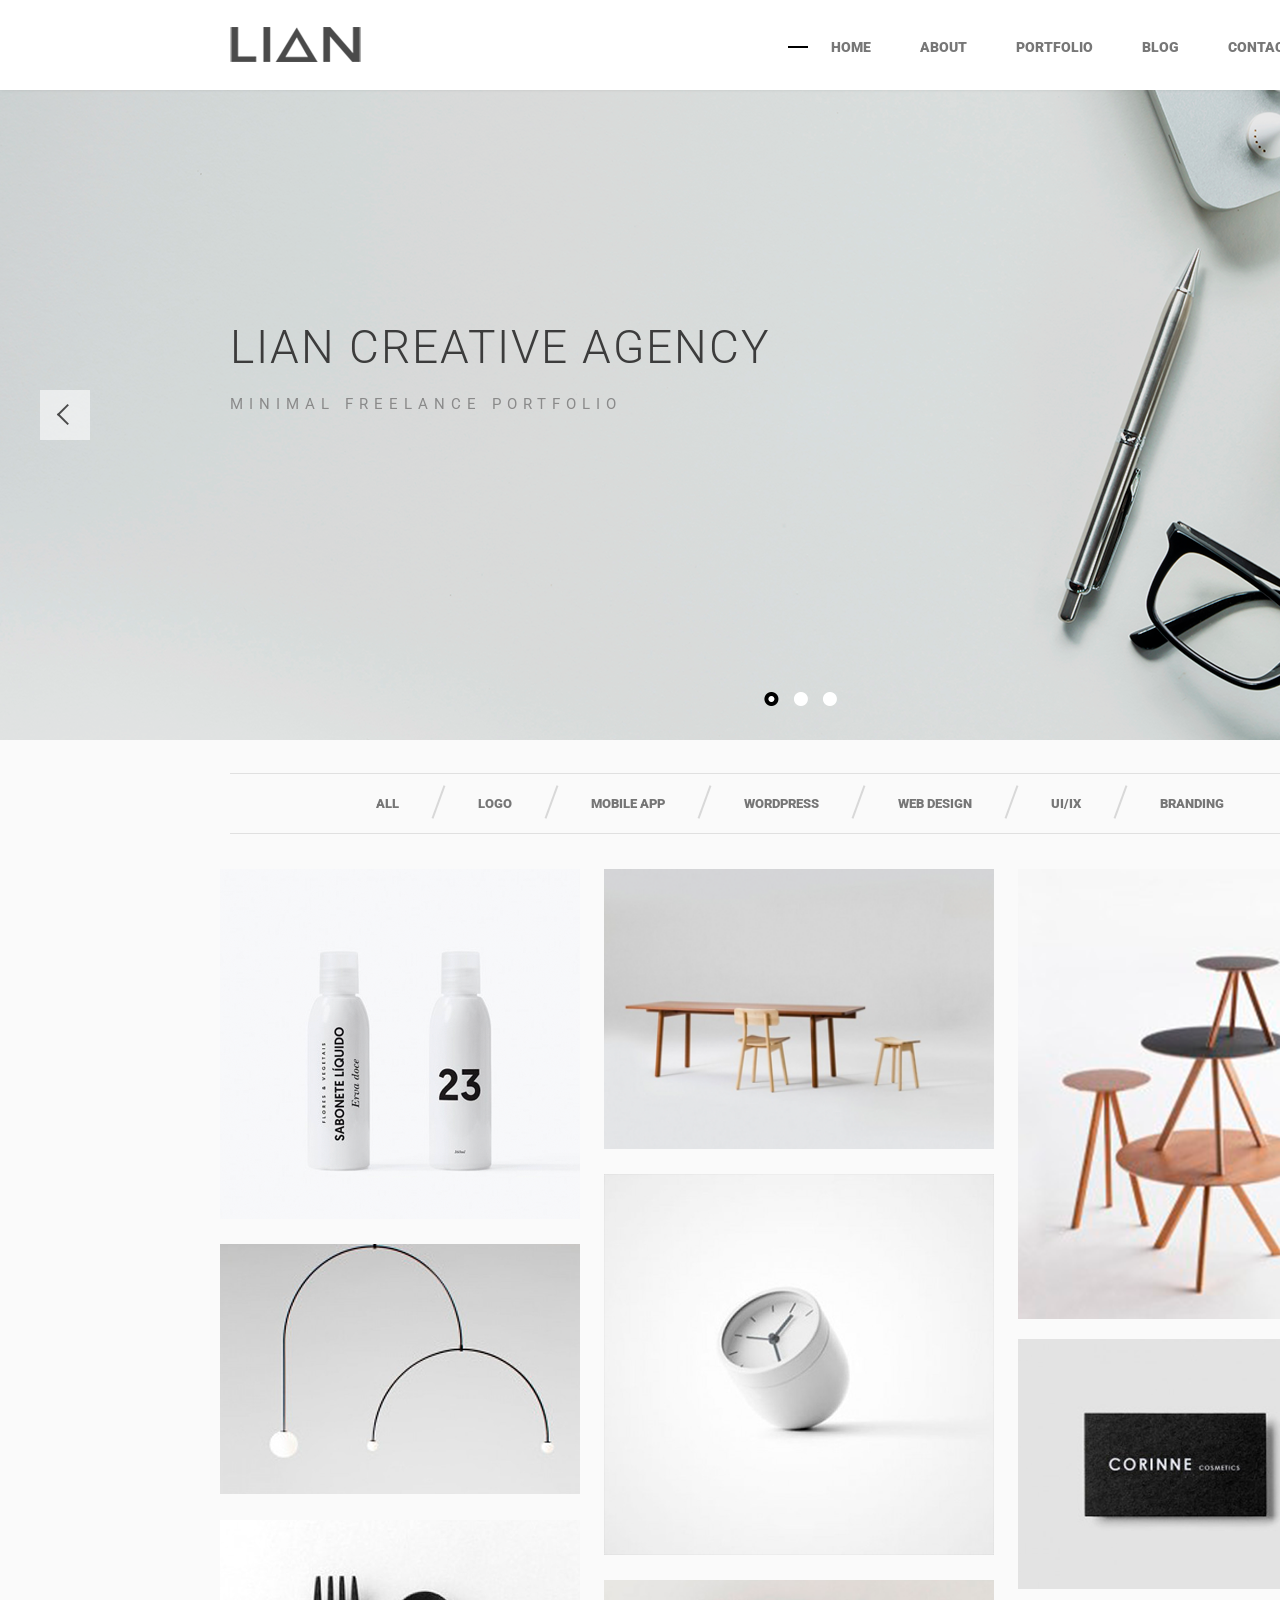
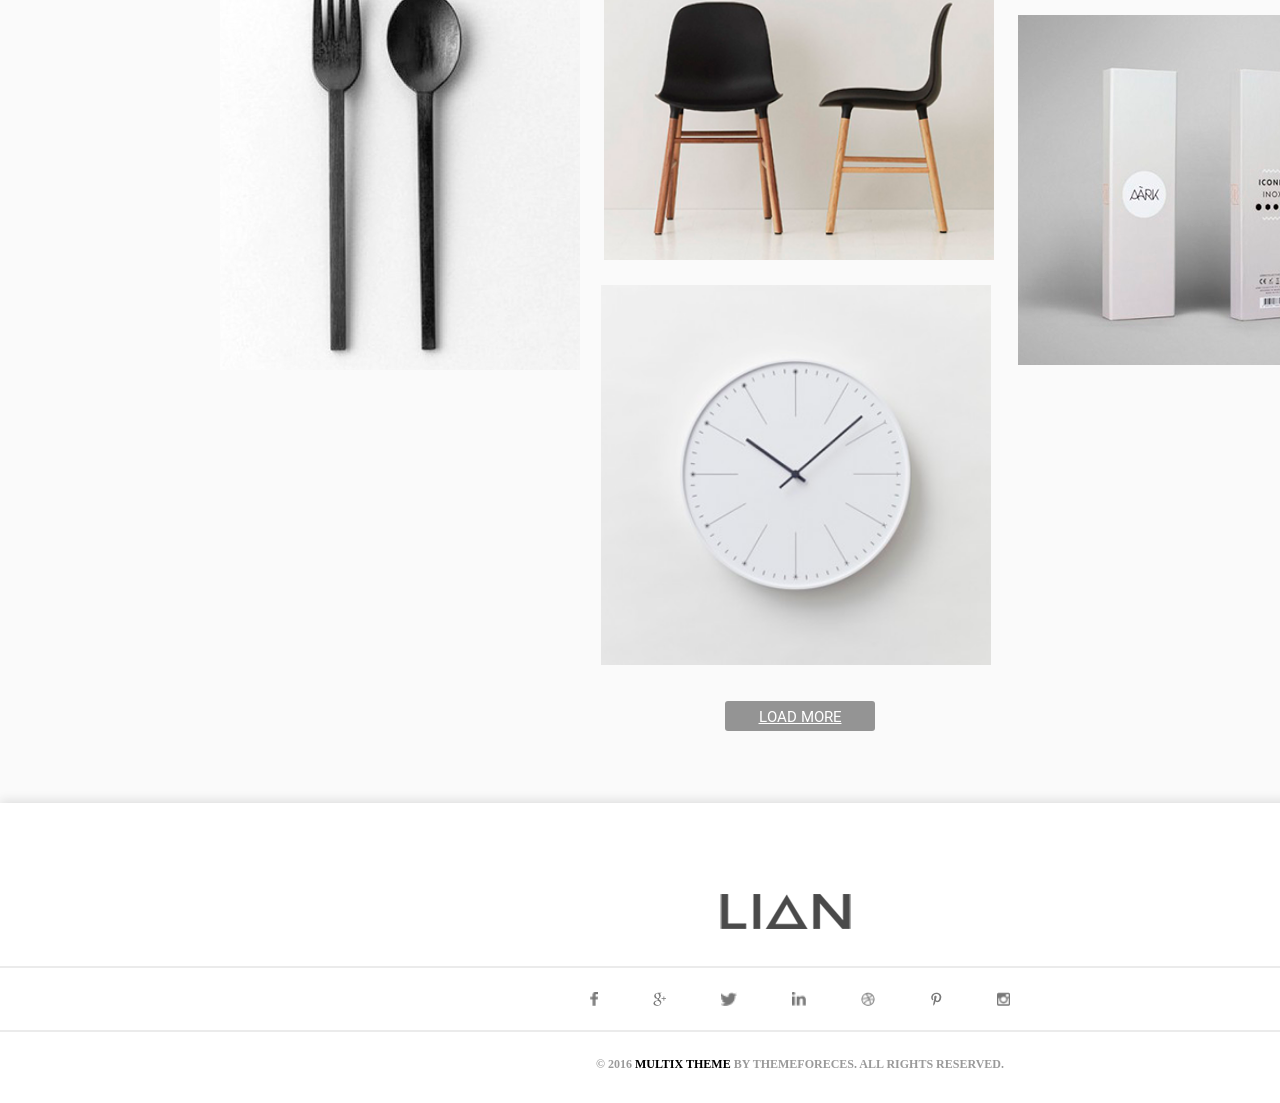
<file: index.html>
<!DOCTYPE html>
<html lang="en">
<head>
	<meta charset="UTF-8" name="viewport" content="width=device-width, initial-scale=1">
	<title>Home</title>
	<link rel="stylesheet" href="css/style.css">
</head>

<body>
	<!-- Header -->
	<header id="header">
		<!-- Logotype of site -->
		<div class="logo">
			<img src="documents/img/logo.png" alt="" class="logotype">
		</div>
		<!-- Buttons header bar -->
		<div class="main_buts_head">
			<hr class="hightlight">
			<!-- Header buttons -->
			<a href="#" class="but home">Home</a>
			<a href="about/" class="but about">About</a>
			<a href="portfolio/" class="but portf">Portfolio</a>
			<a href="blog/" class="but blog">Blog</a>
			<a href="#" class="but contact">Contact</a>
			<!-- Search-bar -->
			<div class="search_bar">
				<button class="search">
					<!-- Img of search -->
					<img src="documents/img/search.png" alt="">

				</button>
			</div>
		</div>
	</header>
	
	<!-- Navigation slider -->
	<nav id="nav">
		<!-- Slider -->
		<div class="slider">
			<!-- Visible pice of slider`s-tape -->
			<div class="view_slide">
				<!-- Slider`s tape -->
				<ul class="slides_tape">
					<!-- Slides -->

						<!-- Slide 1 -->
					<li class="slide_2">

						<img src="documents/img/coffe and work.png" alt="" class="slide">

						<!-- Sldier text 1 -->
						<div class="img_text">
							<h1 class="title">
								Lian creative agency
							</h1>
							<h4 class="subtitle">
								Minimal freelance portfolio
							</h4>

						</div>

					</li>
						<!-- Slide 2 -->
					<li class="slide_1">

						<img src="documents/img/stressed man.png" alt="" class="slide">

						<!-- Sldier text 2 -->
						<div class="img_text">
							<h1 class="title">
								Design & Branding
							</h1>
							<h4 class="subtitle">
								We deliver quality results
							</h4>

						</div>

					</li>
						<!-- Slide 3 -->
					<li class="slide_2">

						<img src="documents/img/coffe and work.png" alt="" class="slide">

						<!-- Sldier text 3 -->
						<div class="img_text">
							<h1 class="title">
								Lian creative agency
							</h1>
							<h4 class="subtitle">
								Minimal freelance portfolio
							</h4>

						</div>

					</li>

				</ul>
				<!-- Button previous/next -->
				<div class="buts_pos_1">
					<div class="buts_1">
						<div class="but_previous">
							<div class="arrow">
								<!-- Arrow left-->
							</div>

						</div>

						<div class="but_next">
							<div class="arrow">
								<!-- Arrow right -->
							</div>

						</div>

					</div>

				</div>

			</div>

			<div class="buts_pos_2">
				<!-- Checkbox 1 -->
				<div class="but_dot b1">
					<!-- Active/passive types of img-button 1 -->
					<img src="documents/img/dot_check_passive.png" alt="" class="passive1">
					<img src="documents/img/dot_check_active.png" alt="" class="active1">

				</div>

				<!-- Checkbox 2 -->
				<div class="but_dot b2">
					<!-- Active/passive types of img-button 2 -->
					<img src="documents/img/dot_check_passive.png" alt="" class="passive2">
					<img src="documents/img/dot_check_active.png" alt="" class="active2">

				</div>

				<!-- Checkbox 3 -->
				<div class="but_dot b3">
					<!-- Active/passive types of img-button 3 -->
					<img src="documents/img/dot_check_passive.png" alt="" class="passive3">
					<img src="documents/img/dot_check_active.png" alt="" class="active3">

				</div>
				
			</div>

		</div>

	</nav>

	<!-- Article -->
	<article id="article">
		<!-- Article header -->
		<section class="header">
			<!-- Article header buttons -->
			<a href="#">All</a>
			<hr>
			<a href="#">Logo</a>
			<hr>
			<a href="#">Mobile App</a>
			<hr>
			<a href="#">Wordpress</a>
			<hr>
			<a href="#">Web design</a>
			<hr>
			<a href="#">Ui/Ix</a>
			<hr>
			<a href="#">Branding</a>
		</section>

		<!-- Shop list section -->
		<section class="shop_list">
			<div class="item_1">
				<div class="background_side_hover">
					<!-- "s_l" - 'shop list" -->
					<img src="documents/img/shop_elements/cross_plus_icn.png" alt="" class="plus">
					<img class="img_s_l" alt="" src="documents/img/shop_elements/1.png">
				</div>
			</div>
			<div class="item_2">
				<div class="background_side_hover">
					<!-- "s_l" - 'shop list" -->
					<img src="documents/img/shop_elements/cross_plus_icn.png" alt="" class="plus">
					<img class="img_s_l" alt="" src="documents/img/shop_elements/2.png">
				</div>
			</div>
			<div class="item_3">
				<div class="background_side_hover">
					<!-- "s_l" - 'shop list" -->
					<img src="documents/img/shop_elements/cross_plus_icn.png" alt="" class="plus">
					<img class="img_s_l" alt="" src="documents/img/shop_elements/3.png">
				</div>
			</div>
			<div class="item_4">
				<div class="background_side_hover">
					<!-- "s_l" - 'shop list" -->
					<img src="documents/img/shop_elements/cross_plus_icn.png" alt="" class="plus">
					<img class="img_s_l" alt="" src="documents/img/shop_elements/4.png">
				</div>
			</div>
			<div class="item_5">
				<div class="background_side_hover">
					<!-- "s_l" - 'shop list" -->
					<img src="documents/img/shop_elements/cross_plus_icn.png" alt="" class="plus">
					<img class="img_s_l" alt="" src="documents/img/shop_elements/5.png">
				</div>
			</div>
			<div class="item_6">
				<div class="background_side_hover">
					<!-- "s_l" - 'shop list" -->
					<img src="documents/img/shop_elements/cross_plus_icn.png" alt="" class="plus">
					<img class="img_s_l" alt="" src="documents/img/shop_elements/6.png">
				</div>
			</div>
			<div class="item_7">
				<div class="background_side_hover">
					<!-- "s_l" - 'shop list" -->
					<img src="documents/img/shop_elements/cross_plus_icn.png" alt="" class="plus">
					<img class="img_s_l" alt="" src="documents/img/shop_elements/7.png">
				</div>
			</div>
			<div class="item_8">
				<div class="background_side_hover">
					<!-- "s_l" - 'shop list" -->
					<img src="documents/img/shop_elements/cross_plus_icn.png" alt="" class="plus">
					<img class="img_s_l" alt="" src="documents/img/shop_elements/8.png">
				</div>
			</div>
			<div class="item_9">
				<div class="background_side_hover">
					<!-- "s_l" - 'shop list" -->
					<img src="documents/img/shop_elements/cross_plus_icn.png" alt="" class="plus">
					<img class="img_s_l" alt="" src="documents/img/shop_elements/9.png">
				</div>
			</div>
			<div class="item_10">
				<div class="background_side_hover">
					<!-- "s_l" - 'shop list" -->
					<img src="documents/img/shop_elements/cross_plus_icn.png" alt="" class="plus">
					<img class="img_s_l" alt="" src="documents/img/shop_elements/10.png">
				</div>
			</div>
		</section>
		<div class="load_more_button">
			<a class="button" href="portfolio-details/">
				Load More
			</a>
		</div>
	</article>

	<footer id="footer">
		<div class="logo">
			<img src="documents/img/logo.png" alt="">
		</div>

		<hr class="hr">

		<div class="share">
			<img src="documents/img/footer/ico/Facebook 1.png" alt="">
			<img src="documents/img/footer/ico/Google+ 2.png" alt="">
			<img src="documents/img/footer/ico/Twitter 3.png" alt="">
			<img src="documents/img/footer/ico/Instagram 4.png" alt="">
			<img src="documents/img/footer/ico/I dont know 5.png" alt="">
			<img src="documents/img/footer/ico/Font 6.png" alt="">
			<img src="documents/img/footer/ico/Instagram2 7.png" alt="">
		</div>
		
		<hr class="hr">

		<div class="copyright">
			<h3 class="copyright_text">
				&#169; 2016 <span class="name_coopr">Multix theme</span> by themeforeces. All rights reserved.
			</h3>
		</div>
	</footer>

	<script type="text/javascript" src="javascript/jQuery v3.4.1/jQuery.js"></script>

	<script type="text/javascript" src="javascript/slider_jQuery.js"></script>

	<script type="text/javascript" src="javascript/main_code_site.js"></script>

</body>
</html>
</file>
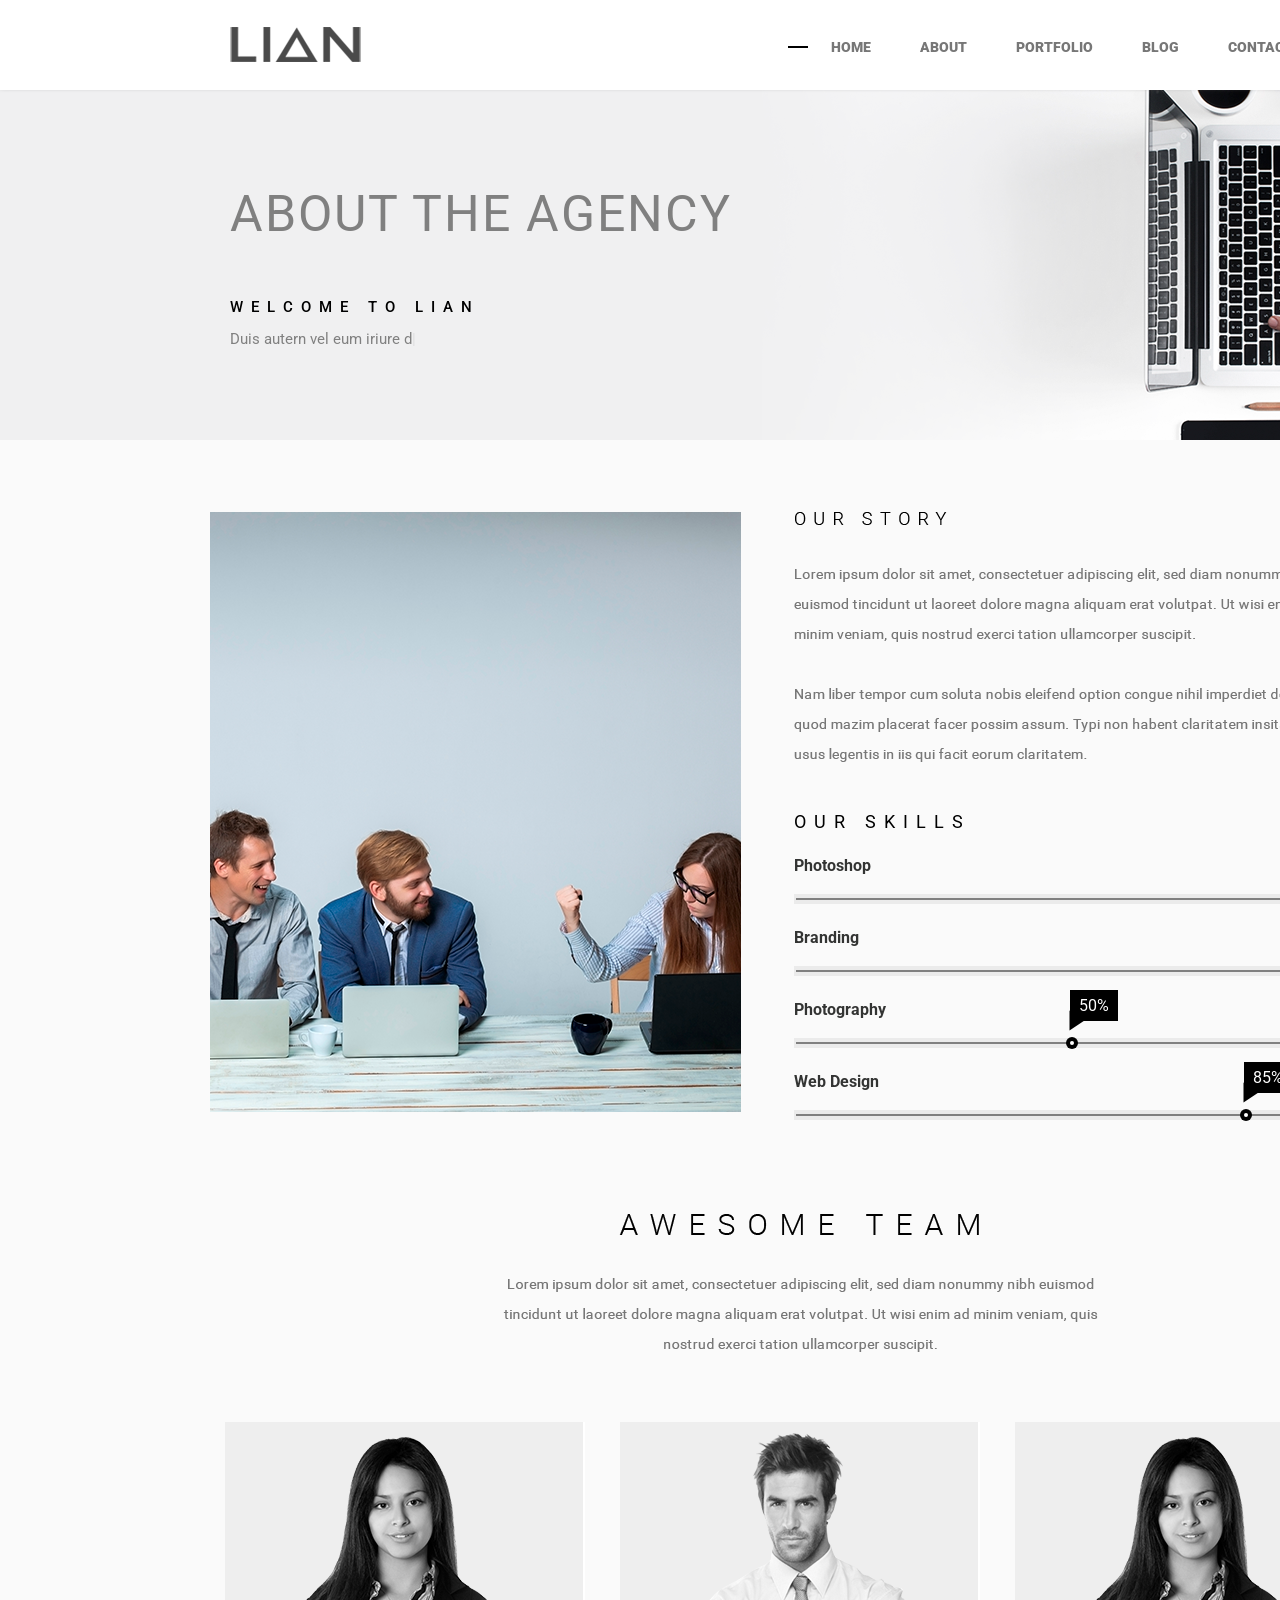
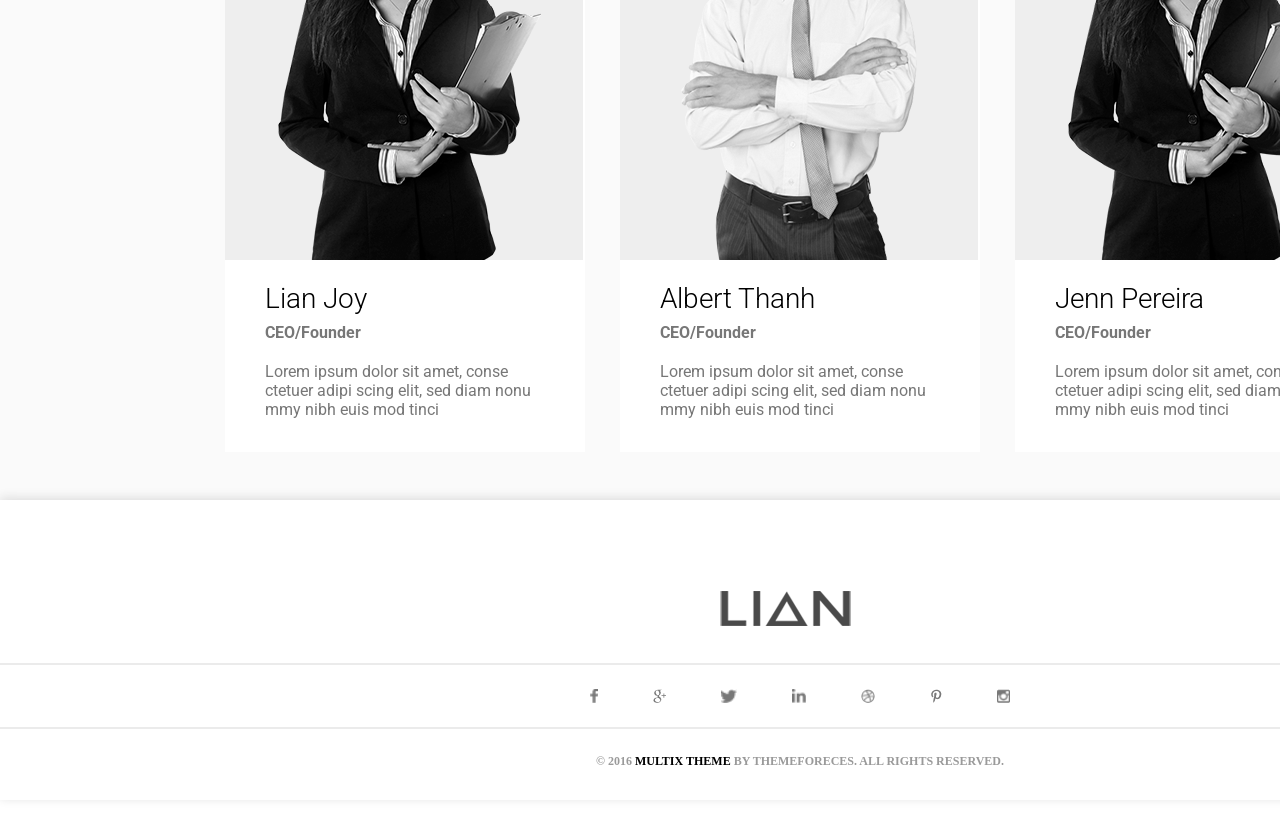
<file: about/index.html>
<!DOCTYPE html>
<html lang="en">
<head>
	<meta charset="UTF-8" name="viewport" content="width=device-width, initial-scale=1">
	<title>About</title>
	<link rel="stylesheet" href="css/style.css">
</head>
<body>
	<!-- Header -->
	<header id="header">
		<!-- Logotype of site -->
		<div class="logo">
			<img src="documents/img/logo.png" alt="" class="logotype">
		</div>
		<!-- Buttons header bar -->
		<div class="main_buts_head">
			<hr class="hightlight">
			<!-- Header buttons -->
			<a href="../index.html" class="but home">Home</a>
			<a href="#" class="but about">About</a>
			<a href="../portfolio/" class="but portf">Portfolio</a>
			<a href="../blog/" class="but blog">Blog</a>
			<a href="#" class="but contact">Contact</a>
			<!-- Search-bar -->
			<div class="search_bar">
				<button class="search">
					<!-- Img of search -->
					<img src="documents/img/search.png" alt="">

				</button>
			</div>
		</div>
	</header>
	
	<nav id="nav">
		<div class="title_block_img">
			<div class="title">
				<h1>About the agency</h1>
				<h3>Welcome to Lian</h3>
				<p></p>
			</div>
		</div>
	</nav>

	<article id="info_company">
		<section class="company">
			<div class="left">
				<div class="slider">
				
					<div class="view_slider">
						<ul class="slides_tape">
							<li class="slide_1">
								<img src="documents/img/slider/slide 1.png" alt="">
							</li>
							<li class="slide_2">
								<img src="documents/img/slider/slide 2.png" alt="">
							</li>
						</ul>
					</div>
				</div>
			</div>

			<div class="right">
				<div class="story">
					<img src="documents/img/text.png" alt="">
				</div>
				<div class="skills">
					<h2>Our skills</h2>
					<div class="skill_bars">
						<div class="Photoshop">
							<p>Photoshop</p>
							<div class="prog_proc">
								<div class="proc">90%</div>
								<div class="triagle"></div>
							</div>
							<div class="bar">
								<div class="progress"></div>
								<div class="dot w1"><div class="dot_w"></div></div>
							</div>
						</div>
						<div class="Branding">
							<p>Branding</p>
							<div class="prog_proc">
								<div class="proc">95%</div>
								<div class="triagle"></div>
							</div>
							<div class="bar">
								<div class="progress"></div>
								<div class="dot w2"><div class="dot_w"></div></div>
							</div>
						</div>
						<div class="Photography">
							<p>Photography</p>
							<div class="prog_proc">
								<div class="proc">50%</div>
								<div class="triagle"></div>
							</div>
							<div class="bar">
								<div class="progress"></div>
								<div class="dot w3"><div class="dot_w"></div></div>
							</div>
						</div>
						<div class="Web_Design">
							<p>Web Design</p>
							<div class="prog_proc">
								<div class="proc">85%</div>
								<div class="triagle"></div>
							</div>
							<div class="bar">
								<div class="progress"></div>
								<div class="dot w4"><div class="dot_w"></div></div>
							</div>
						</div>
					</div>
				</div>
			</div>

		</section>

		<section class="team">
			<div class="title">	
				<img src="documents/img/text2.png" alt="">
			</div>

			<div class="teachers">
				<div class="teacher_1">
					<div class="img">
						<img src="documents/img/teachers/Lian joy 1.png" alt="">
					</div>
					<div class="charact">
						<h1>Lian Joy</h1>
						<h3>CEO/Founder</h3>
						<p>Lorem ipsum dolor sit amet, conse ctetuer adipi scing elit, sed diam nonu mmy nibh euis mod tinci</p>
					</div>
				</div>
				<div class="teacher_2">
					<div class="img">
						<img src="documents/img/teachers/Albert Thanh 2.png" alt="">
					</div>
					<div class="charact">
						<h1>Albert Thanh</h1>
						<h3>CEO/Founder</h3>
						<p>Lorem ipsum dolor sit amet, conse ctetuer adipi scing elit, sed diam nonu mmy nibh euis mod tinci</p>
					</div>
				</div>
				<div class="teacher_3">
					<div class="img">
						<img src="documents/img/teachers/Jenn Pereira 3.png" alt="">
					</div>
					<div class="charact">
						<h1>Jenn Pereira</h1>
						<h3>CEO/Founder</h3>
						<p>Lorem ipsum dolor sit amet, conse ctetuer adipi scing elit, sed diam nonu mmy nibh euis mod tinci</p>
					</div>
				</div>
			</div>

		</section>

	</article>

	<footer id="footer">
		<div class="logo">
			<img src="documents/img/logo.png" alt="">
		</div>

		<hr class="hr">

		<div class="share">
			<img src="documents/img/footer/ico/Facebook 1.png" alt="">
			<img src="documents/img/footer/ico/Google+ 2.png" alt="">
			<img src="documents/img/footer/ico/Twitter 3.png" alt="">
			<img src="documents/img/footer/ico/Instagram 4.png" alt="">
			<img src="documents/img/footer/ico/I dont know 5.png" alt="">
			<img src="documents/img/footer/ico/Font 6.png" alt="">
			<img src="documents/img/footer/ico/Instagram2 7.png" alt="">
		</div>
		
		<hr class="hr">

		<div class="copyright">
			<h3 class="copyright_text">
				&#169; 2016 <span class="name_coopr">Multix theme</span> by themeforeces. All rights reserved.
			</h3>
		</div>
	</footer>

	<script type="text/javascript" src="javascript/jQuery v3.4.1/jQuery.js"></script>
	
	<script type="text/javascript" src="javascript/plugins/TypeIt/TypeIt.js"></script>
	<script type="text/javascript" src="javascript/slider.js"></script>
	<script type="text/javascript" src="javascript/main_code.js"></script>
</body>
</html>
</file>
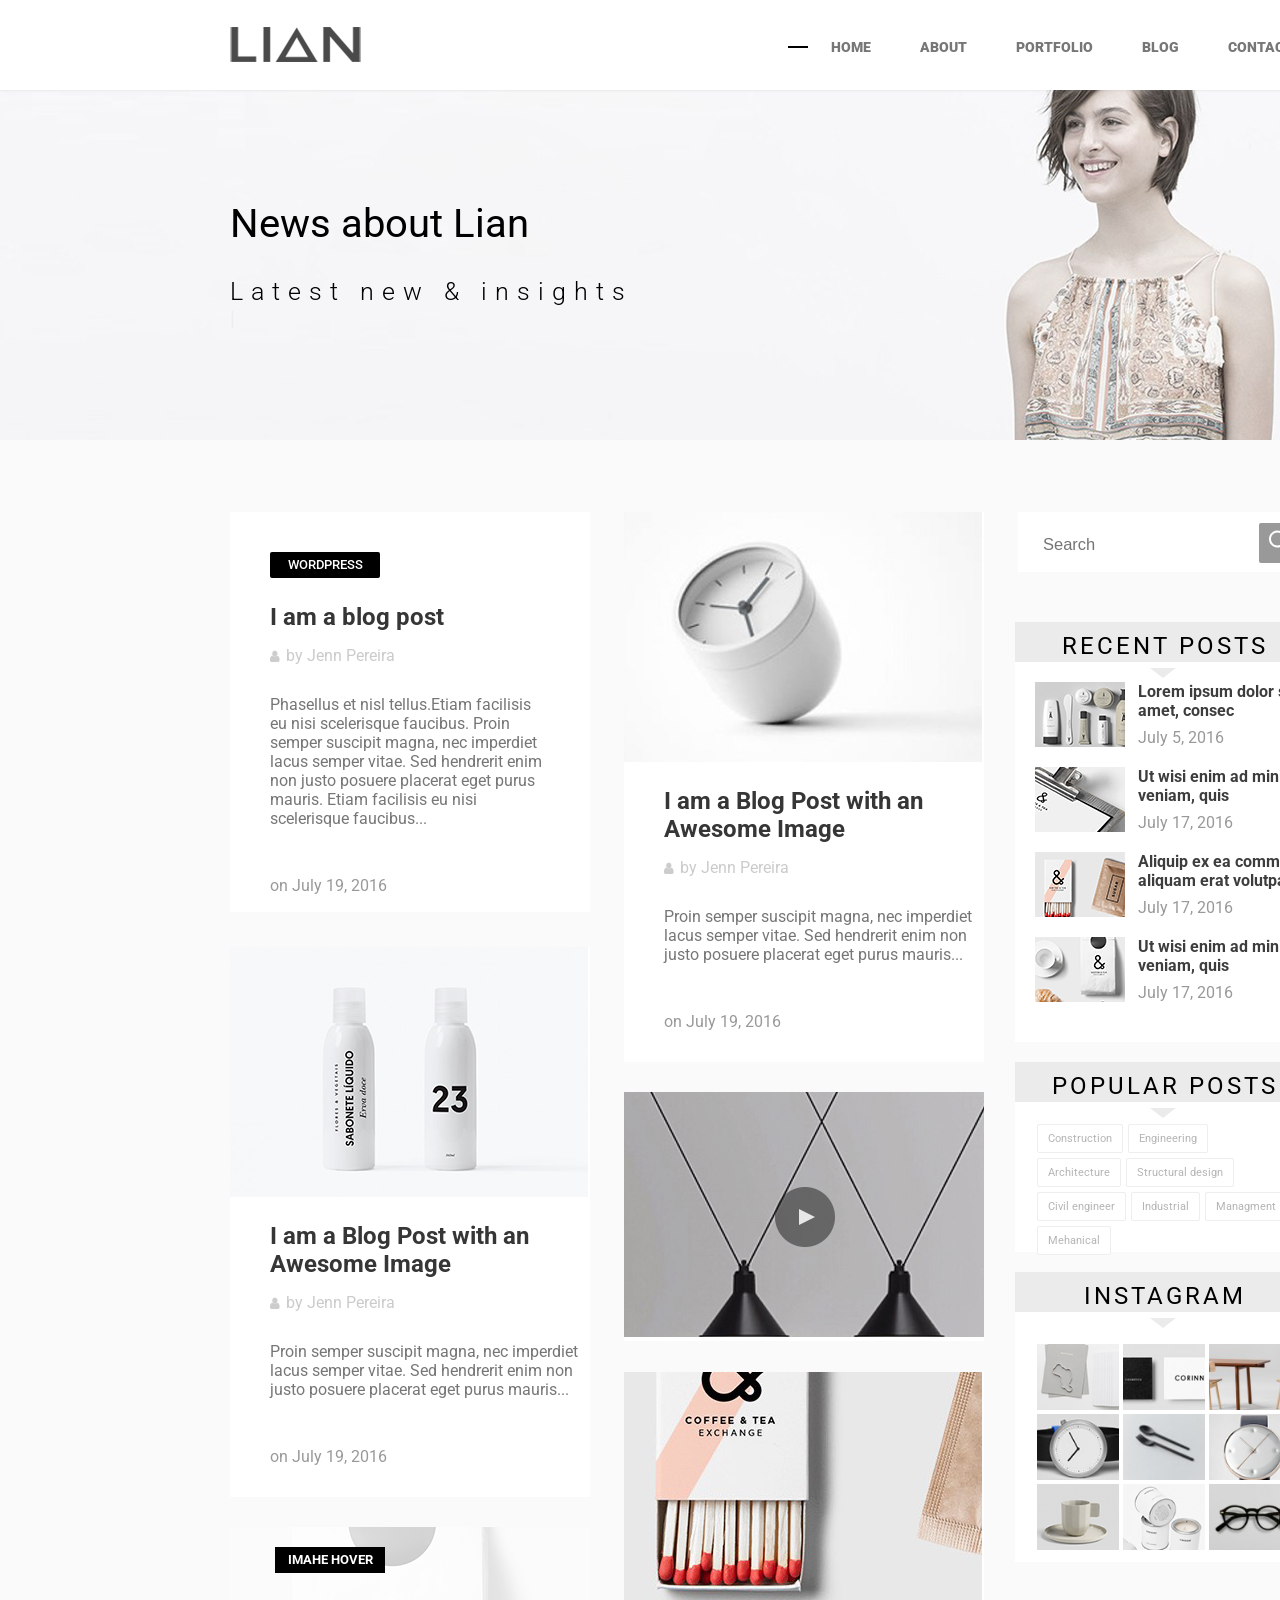
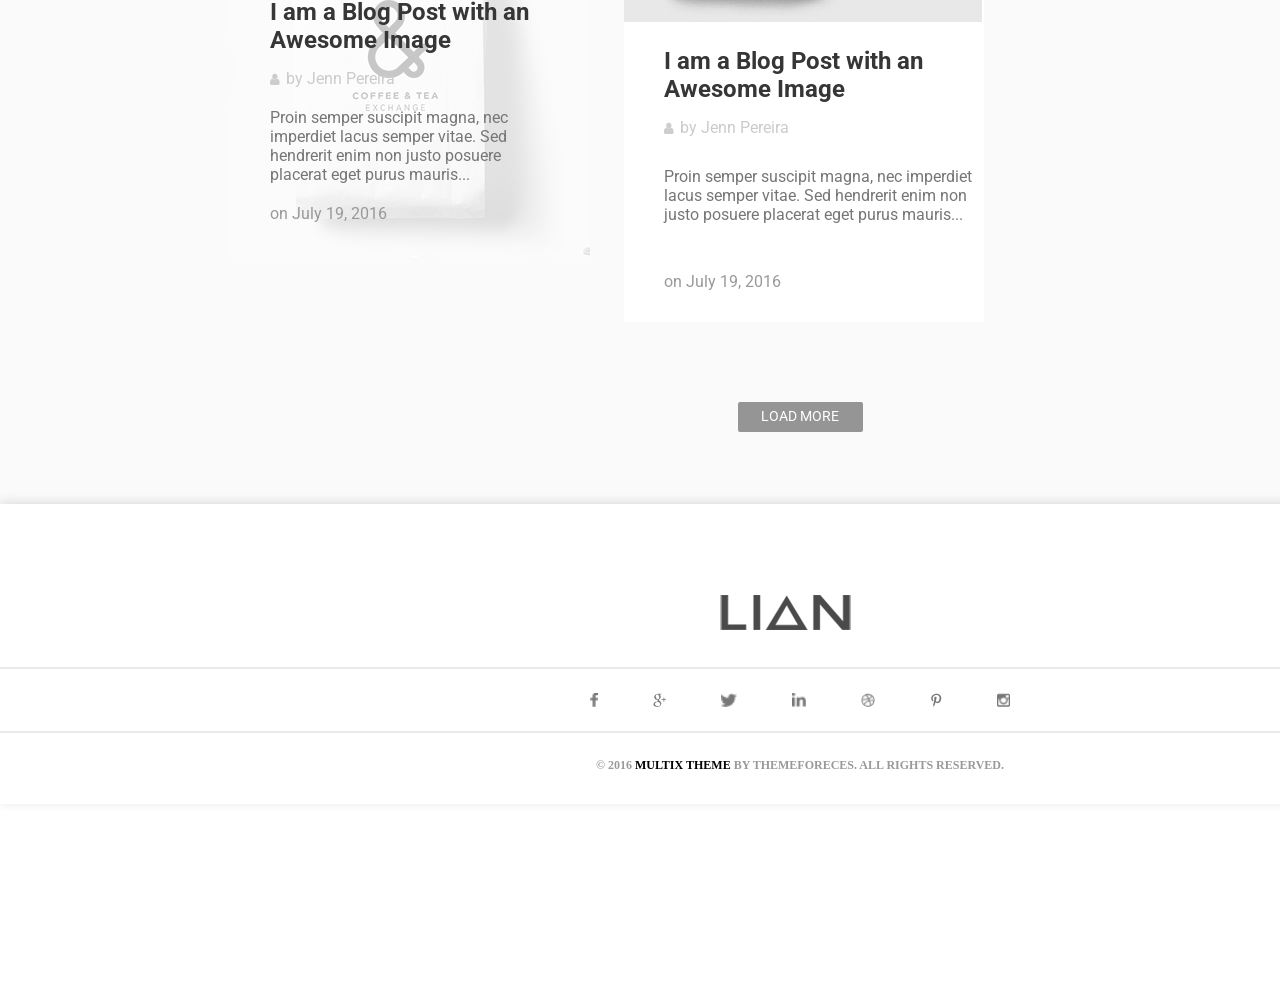
<file: blog/index.html>
<!DOCTYPE html>
<html lang="en">
<head>
	<meta charset="UTF-8">

	<title>Blog</title>

	<link rel="stylesheet" href="css/style.css">
</head>
<body>
	<!-- Header -->
	<header id="header">
		<!-- Logotype of site -->
		<div class="logo">
			<img src="documents/img/logo.png" alt="" class="logotype">
		</div>
		<!-- Buttons header bar -->
		<div class="main_buts_head">
			<hr class="hightlight">
			<!-- Header buttons -->
			<a href="../index.html" class="but home">Home</a>
			<a href="../about/" class="but about">About</a>
			<a href="../portfolio/" class="but portf">Portfolio</a>
			<a href="#" class="but blog">Blog</a>
			<a href="#" class="but contact">Contact</a>
			<!-- Search-bar -->
			<div class="search_bar">
				<button class="search">
					<!-- Img of search -->
					<img src="documents/img/search.png" alt="">

				</button>
			</div>
		</div>
	</header>


	<nav id="nav">
		
		<div class="nav_block">
			<h1>
				News about Lian
			</h1>

			<h3>
				Latest new & insights
			</h3>

			<p>
				
			</p>
		</div>

	</nav>

	<article id="article">
		<section class="them v1">
			<div class="p1">
				<h4>Wordpress</h4>
			</div>

			<h2>I am a blog post</h2>
			<p class="creator">
				<img src="documents/img/article/posts/Human ico 1.png" alt="">
				by Jenn Pereira
			</p>

			<p class="text">
				Phasellus et nisl tellus.Etiam facilisis eu nisi scelerisque faucibus. Proin semper suscipit magna, nec imperdiet lacus semper vitae. Sed hendrerit enim non justo posuere placerat eget purus mauris. Etiam facilisis eu nisi scelerisque faucibus...
			</p>

			<div class="sub_info">
				<p>
					on July 19, 2016
				</p>
				<div class="like_share">
				</div>
			</div>
			
		</section>

		<section class="them v2">
			
			<img src="documents/img/article/posts/clock.png" alt="">
			<div class="block_text">
				<h2>I am a Blog Post with an Awesome Image</h2>

				<p class="creator">
					<img src="documents/img/article/posts/Human ico 1.png" alt="">
					by Jenn Pereira
				</p>

				<p class="text">
					Proin semper suscipit magna, nec imperdiet lacus semper vitae. Sed hendrerit enim non justo posuere placerat eget purus mauris...
				</p>

				<div class="sub_info">
					<p>
						on July 19, 2016
					</p>
					<div class="like_share">
					</div>
				</div>
			</div>
		</section>

		<section class="search_block">
			<form action="search">
				<input type="text" placeholder="Search" autofocus>
				<button type="submit"><img alt="" src="[data-uri]"></button>
			</form>
		</section>
		
		<aside id="aside">
			
			<section id="Posts"><!-- 100% -->
				<div class="title">
					<h1>Recent posts</h1>
					<div class="triagle"></div>
				</div>
				<div class="posts"><!-- 90% -->
					<div class="block_1">
						<img src="documents/img/article/posts/1post.png" alt="">
						<div class="text">
							<h3>Lorem ipsum dolor sit amet, consec</h3>
							<p>July 5, 2016</p>
						</div>
					</div>

					<div class="block_2">
						<img src="documents/img/article/posts/2post.png" alt="">
						<div class="text">
							<h3>Ut wisi enim ad minim veniam, quis</h3>
							<p>July 17, 2016</p>
						</div>
					</div>

					<div class="block_3">
						<img src="documents/img/article/posts/3post.png" alt="">
						<div class="text">
							<h3>Aliquip ex ea commodo aliquam erat volutpat</h3>
							<p>July 17, 2016</p>
						</div>
					</div>

					<div class="block_4">
						<img src="documents/img/article/posts/4post.png" alt="">
						<div class="text">
							<h3>Ut wisi enim ad minim veniam, quis</h3>
							<p>July 17, 2016</p>
						</div>
					</div>

				</div>
			</section>

			<section id="Tags_pop">
				<div class="title">
					<h1>Popular posts</h1>
					<div class="triagle"></div>
				</div>
				<div class="tags">
					<div class="construct"><p>Construction</p></div>
					<div class="engineer"><p>Engineering</p></div>
					<div class="archit"><p>Architecture</p></div>
					<div class="struct_design"><p>Structural design</p></div>
					<div class="civ_eng"><p>Civil engineer</p></div>
					<div class="industr"><p>Industrial</p></div>
					<div class="manage"><p>Managment</p></div>
					<div class="mechanic"><p>Mehanical</p></div>
				</div>
			</section>

			<section id="instagram">
				<div class="title">
					<h1>Instagram</h1>
					<div class="triagle"></div>
				</div>
				<div class="content">
					<img src="documents/img/article/posts/Instagram/1.png" alt="">
					<img src="documents/img/article/posts/Instagram/2.png" alt="">
					<img src="documents/img/article/posts/Instagram/3.png" alt="">
					<img src="documents/img/article/posts/Instagram/4.png" alt="">
					<img src="documents/img/article/posts/Instagram/5.png" alt="">
					<img src="documents/img/article/posts/Instagram/6.png" alt="">
					<img src="documents/img/article/posts/Instagram/7.png" alt="">
					<img src="documents/img/article/posts/Instagram/8.png" alt="">
					<img src="documents/img/article/posts/Instagram/9.png" alt="">
				</div>
			</section>

		</aside>

		<section class="them v3">
			
			<img src="documents/img/article/posts/bottles.png" alt="">
			<div class="block_text">
				<h2>I am a Blog Post with an Awesome Image</h2>

				<p class="creator">
					<img src="documents/img/article/posts/Human ico 1.png" alt="">
					by Jenn Pereira
				</p>

				<p class="text">
					Proin semper suscipit magna, nec imperdiet lacus semper vitae. Sed hendrerit enim non justo posuere placerat eget purus mauris...
				</p>

				<div class="sub_info">
					<p>
						on July 19, 2016
					</p>
					<div class="like_share">
					</div>
				</div>
			</div>
		</section>

		<section class="video_obj">
			<!--<video src=""></video>-->
			<img src="documents/img/article/posts/video holder.png" alt="" class="main">
			<img src="documents/img/article/posts/base.png" alt="" class="holder">
			<img src="documents/img/article/posts/play.png" alt="" class="play">
			<img src="documents/img/article/posts/pause.png" alt="" class="pause">
		</section>

		<section class="them dark_block">
			<div class="hover_lab">
				<h3>Imahe hover</h3>
			</div>
			<div class="block_text">
				<h2>I am a Blog Post with an Awesome Image</h2>

				<p class="creator">
					<img src="documents/img/article/posts/Human ico 1.png" alt="">
					by Jenn Pereira
				</p>

				<p class="text">
					Proin semper suscipit magna, nec imperdiet lacus semper vitae. Sed hendrerit enim non justo posuere placerat eget purus mauris...
				</p>

				<div class="sub_info">
					<p>
						on July 19, 2016
					</p>
					<div class="like_share">
					</div>
				</div>
			</div>
		</section>
		
		<section class="them matches">
			<img src="documents/img/article/posts/Matches.png" alt="">
			<div class="block_text">
				<h2>I am a Blog Post with an Awesome Image</h2>

				<p class="creator">
					<img src="documents/img/article/posts/Human ico 1.png" alt="">
					by Jenn Pereira
				</p>

				<p class="text">
					Proin semper suscipit magna, nec imperdiet lacus semper vitae. Sed hendrerit enim non justo posuere placerat eget purus mauris...
				</p>

				<div class="sub_info">
					<p>
						on July 19, 2016
					</p>
					<div class="like_share">
					</div>
				</div>
			</div>
		</section>
		<div class="load_more">
			<a href="#">Load More</a>
		</div>
	</article>
	


	<footer id="footer">
		<div class="logo">
			<img src="documents/img/logo.png" alt="">
		</div>

		<hr class="hr">

		<div class="share">
			<img src="documents/img/footer/ico/Facebook 1.png" alt="">
			<img src="documents/img/footer/ico/Google+ 2.png" alt="">
			<img src="documents/img/footer/ico/Twitter 3.png" alt="">
			<img src="documents/img/footer/ico/Instagram 4.png" alt="">
			<img src="documents/img/footer/ico/I dont know 5.png" alt="">
			<img src="documents/img/footer/ico/Font 6.png" alt="">
			<img src="documents/img/footer/ico/Instagram2 7.png" alt="">
		</div>
		
		<hr class="hr">

		<div class="copyright">
			<h3 class="copyright_text">
				&#169; 2016 <span class="name_coopr">Multix theme</span> by themeforeces. All rights reserved.
			</h3>
		</div>
	</footer>	

	<script type="text/javascript" src="javascript/jQuery v3.4.1/jQuery.js"></script>

	<script type="text/javascript" src="javascript/plugins/TypeIt/TypeIt.js"></script>

	<script type="text/javascript" src="javascript/main_jQ.js"></script>
	
</body>
</html>
</file>
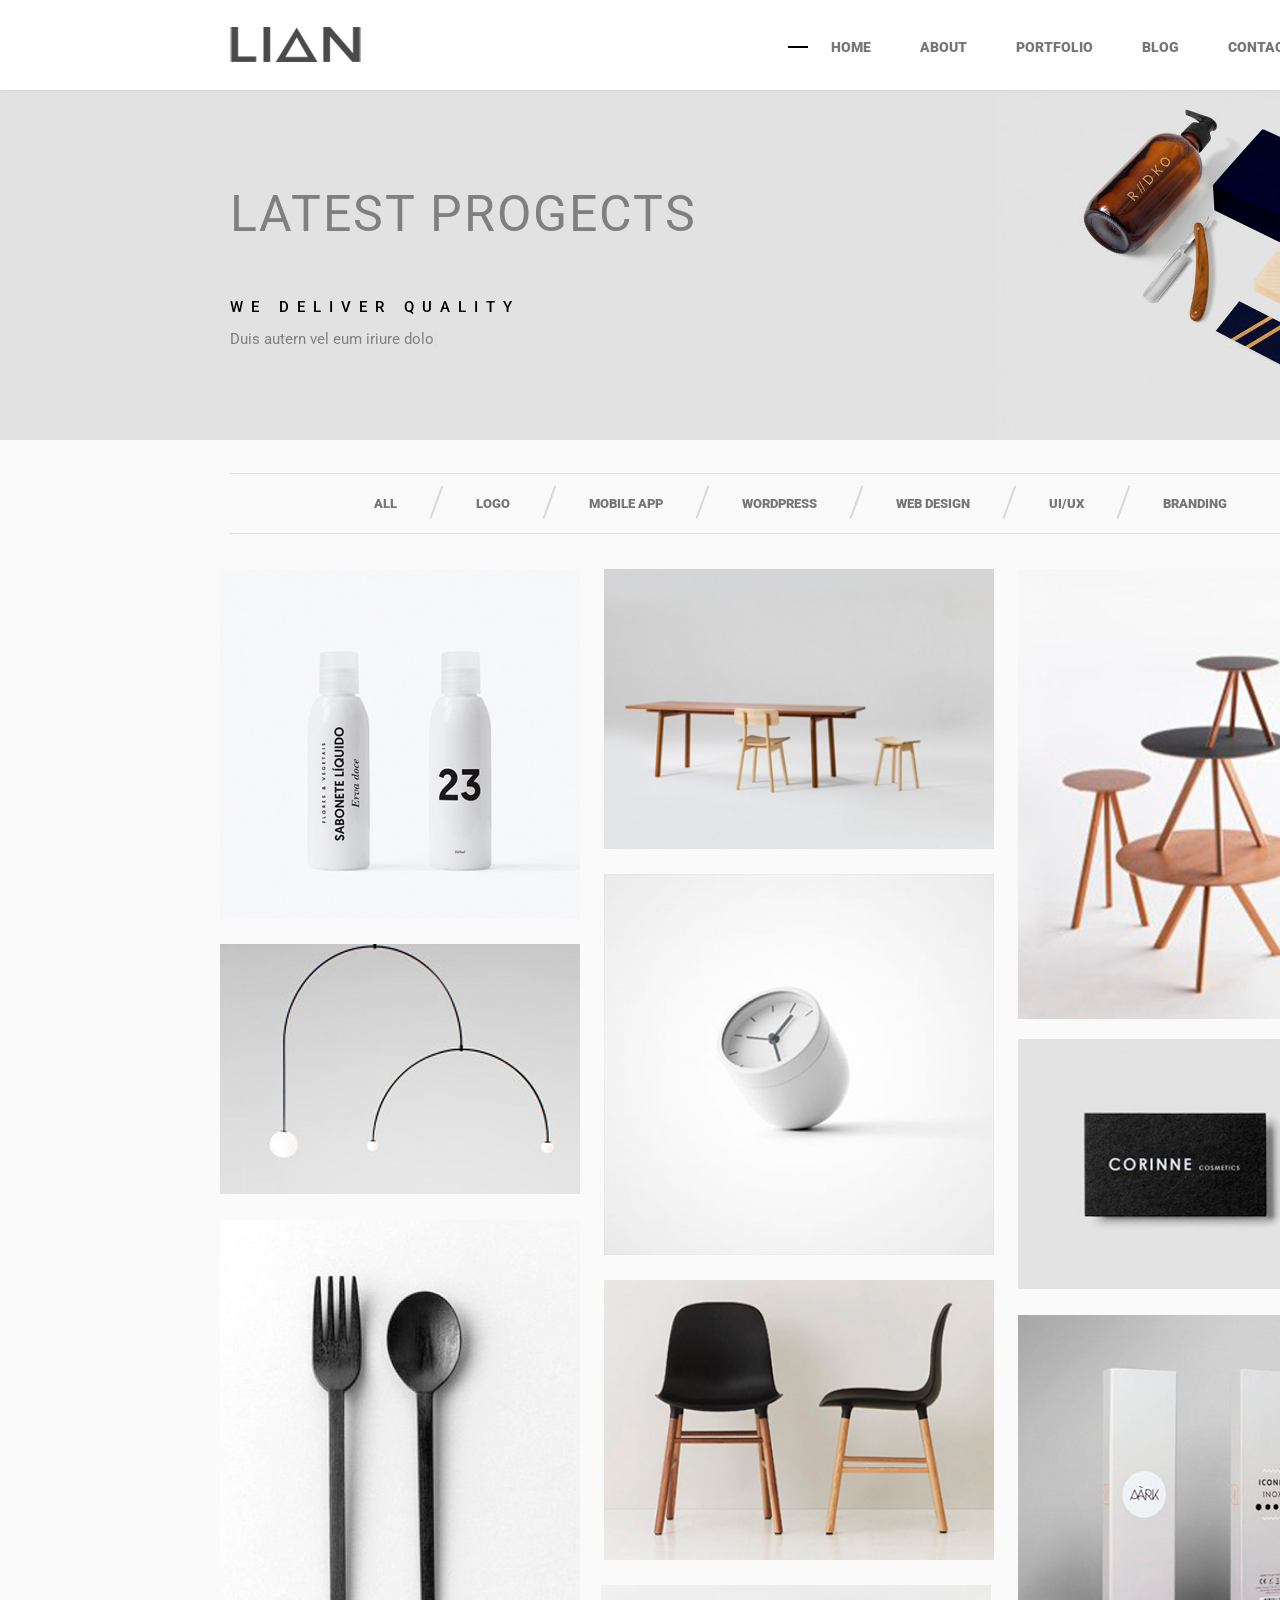
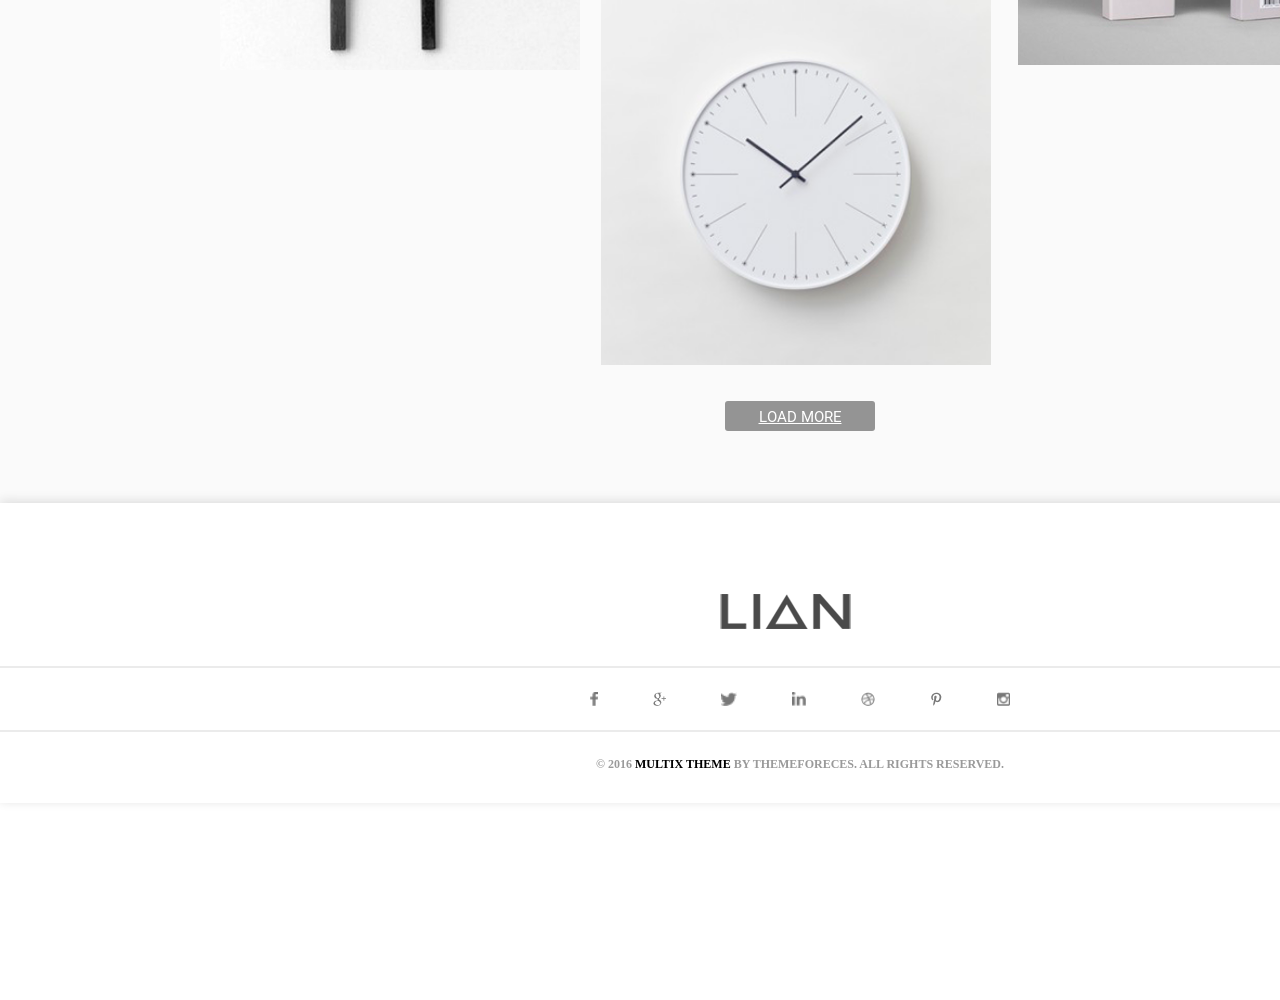
<file: portfolio/index.html>
<!DOCTYPE html>
<html lang="en">
<head>
	<meta charset="UTF-8" name="viewport" content="width=device-width, initial-scale=1">
	<title>Portfolio</title>
	<link rel="stylesheet" href="css/style.css">
</head>
<body>
	<!-- Header -->
	<header id="header">
		<!-- Logotype of site -->
		<div class="logo">
			<img src="documents/img/logo.png" alt="" class="logotype">
		</div>
		<!-- Buttons header bar -->
		<div class="main_buts_head">
			<hr class="hightlight">
			<!-- Header buttons -->
			<a href="../index.html" class="but home">Home</a>
			<a href="../about/" class="but about">About</a>
			<a href="#" class="but portf">Portfolio</a>
			<a href="../blog/" class="but blog">Blog</a>
			<a href="#" class="but contact">Contact</a>
			<!-- Search-bar -->
			<div class="search_bar">
				<button class="search">
					<!-- Img of search -->
					<img src="documents/img/search.png" alt="">

				</button>
			</div>
		</div>
	</header>
	
	<nav id="nav">
		<div class="title_block_img">
			<div class="title">
				<h1>Latest progects</h1>
				<h3>We deliver quality</h3>
				<p></p>
			</div>
		</div>
	</nav>

	<!-- Article -->
	<article id="article">
		<!-- Article header -->
		<section class="header">
			<!-- Article header buttons -->
			<a href="#">All</a>
			<hr>
			<a href="#">Logo</a>
			<hr>
			<a href="#">Mobile App</a>
			<hr>
			<a href="#">Wordpress</a>
			<hr>
			<a href="#">Web design</a>
			<hr>
			<a href="#">UI/UX</a>
			<hr>
			<a href="#">Branding</a>
		</section>

		<!-- Shop list section -->
		<section class="shop_list">
			<div class="item_1">
				<div class="background_side_hover">
					<!-- "s_l" - 'shop list" -->
					<img src="documents/img/shop_elements/cross_plus_icn.png" alt="" class="plus">
					<img class="img_s_l" alt="" src="documents/img/shop_elements/1.png">
				</div>
			</div>
			<div class="item_2">
				<div class="background_side_hover">
					<!-- "s_l" - 'shop list" -->
					<img src="documents/img/shop_elements/cross_plus_icn.png" alt="" class="plus">
					<img class="img_s_l" alt="" src="documents/img/shop_elements/2.png">
				</div>
			</div>
			<div class="item_3">
				<div class="background_side_hover">
					<!-- "s_l" - 'shop list" -->
					<img src="documents/img/shop_elements/cross_plus_icn.png" alt="" class="plus">
					<img class="img_s_l" alt="" src="documents/img/shop_elements/3.png">
				</div>
			</div>
			<div class="item_4">
				<div class="background_side_hover">
					<!-- "s_l" - 'shop list" -->
					<img src="documents/img/shop_elements/cross_plus_icn.png" alt="" class="plus">
					<img class="img_s_l" alt="" src="documents/img/shop_elements/4.png">
				</div>
			</div>
			<div class="item_5">
				<div class="background_side_hover">
					<!-- "s_l" - 'shop list" -->
					<img src="documents/img/shop_elements/cross_plus_icn.png" alt="" class="plus">
					<img class="img_s_l" alt="" src="documents/img/shop_elements/5.png">
				</div>
			</div>
			<div class="item_6">
				<div class="background_side_hover">
					<!-- "s_l" - 'shop list" -->
					<img src="documents/img/shop_elements/cross_plus_icn.png" alt="" class="plus">
					<img class="img_s_l" alt="" src="documents/img/shop_elements/6.png">
				</div>
			</div>
			<div class="item_7">
				<div class="background_side_hover">
					<!-- "s_l" - 'shop list" -->
					<img src="documents/img/shop_elements/cross_plus_icn.png" alt="" class="plus">
					<img class="img_s_l" alt="" src="documents/img/shop_elements/7.png">
				</div>
			</div>
			<div class="item_8">
				<div class="background_side_hover">
					<!-- "s_l" - 'shop list" -->
					<img src="documents/img/shop_elements/cross_plus_icn.png" alt="" class="plus">
					<img class="img_s_l" alt="" src="documents/img/shop_elements/8.png">
				</div>
			</div>
			<div class="item_9">
				<div class="background_side_hover">
					<!-- "s_l" - 'shop list" -->
					<img src="documents/img/shop_elements/cross_plus_icn.png" alt="" class="plus">
					<img class="img_s_l" alt="" src="documents/img/shop_elements/9.png">
				</div>
			</div>
			<div class="item_10">
				<div class="background_side_hover">
					<!-- "s_l" - 'shop list" -->
					<img src="documents/img/shop_elements/cross_plus_icn.png" alt="" class="plus">
					<img class="img_s_l" alt="" src="documents/img/shop_elements/10.png">
				</div>
			</div>
		</section>
		<div class="load_more_button">
			<a class="button" href="../portfolio-details/">
				Load More
			</a>
		</div>
	</article>
	
	<!-- Footer -->
	<footer id="footer">
		<div class="logo">
			<img src="documents/img/logo.png" alt="">
		</div>

		<hr class="hr">

		<div class="share">
			<img src="documents/img/footer/ico/Facebook 1.png" alt="">
			<img src="documents/img/footer/ico/Google+ 2.png" alt="">
			<img src="documents/img/footer/ico/Twitter 3.png" alt="">
			<img src="documents/img/footer/ico/Instagram 4.png" alt="">
			<img src="documents/img/footer/ico/I dont know 5.png" alt="">
			<img src="documents/img/footer/ico/Font 6.png" alt="">
			<img src="documents/img/footer/ico/Instagram2 7.png" alt="">
		</div>
		
		<hr class="hr">

		<div class="copyright">
			<h3 class="copyright_text">
				&#169; 2016 <span class="name_coopr">Multix theme</span> by themeforeces. All rights reserved.
			</h3>
		</div>
	</footer>

	<script type="text/javascript" src="javascript/jQuery v3.4.1/jQuery.js"></script>

	<script type="text/javascript" src="javascript/plugins/TypeIt/TypeIt.js"></script>

	<script type="text/javascript" src="javascript/main_jQ.js"></script>
</body>
</html>
</file>
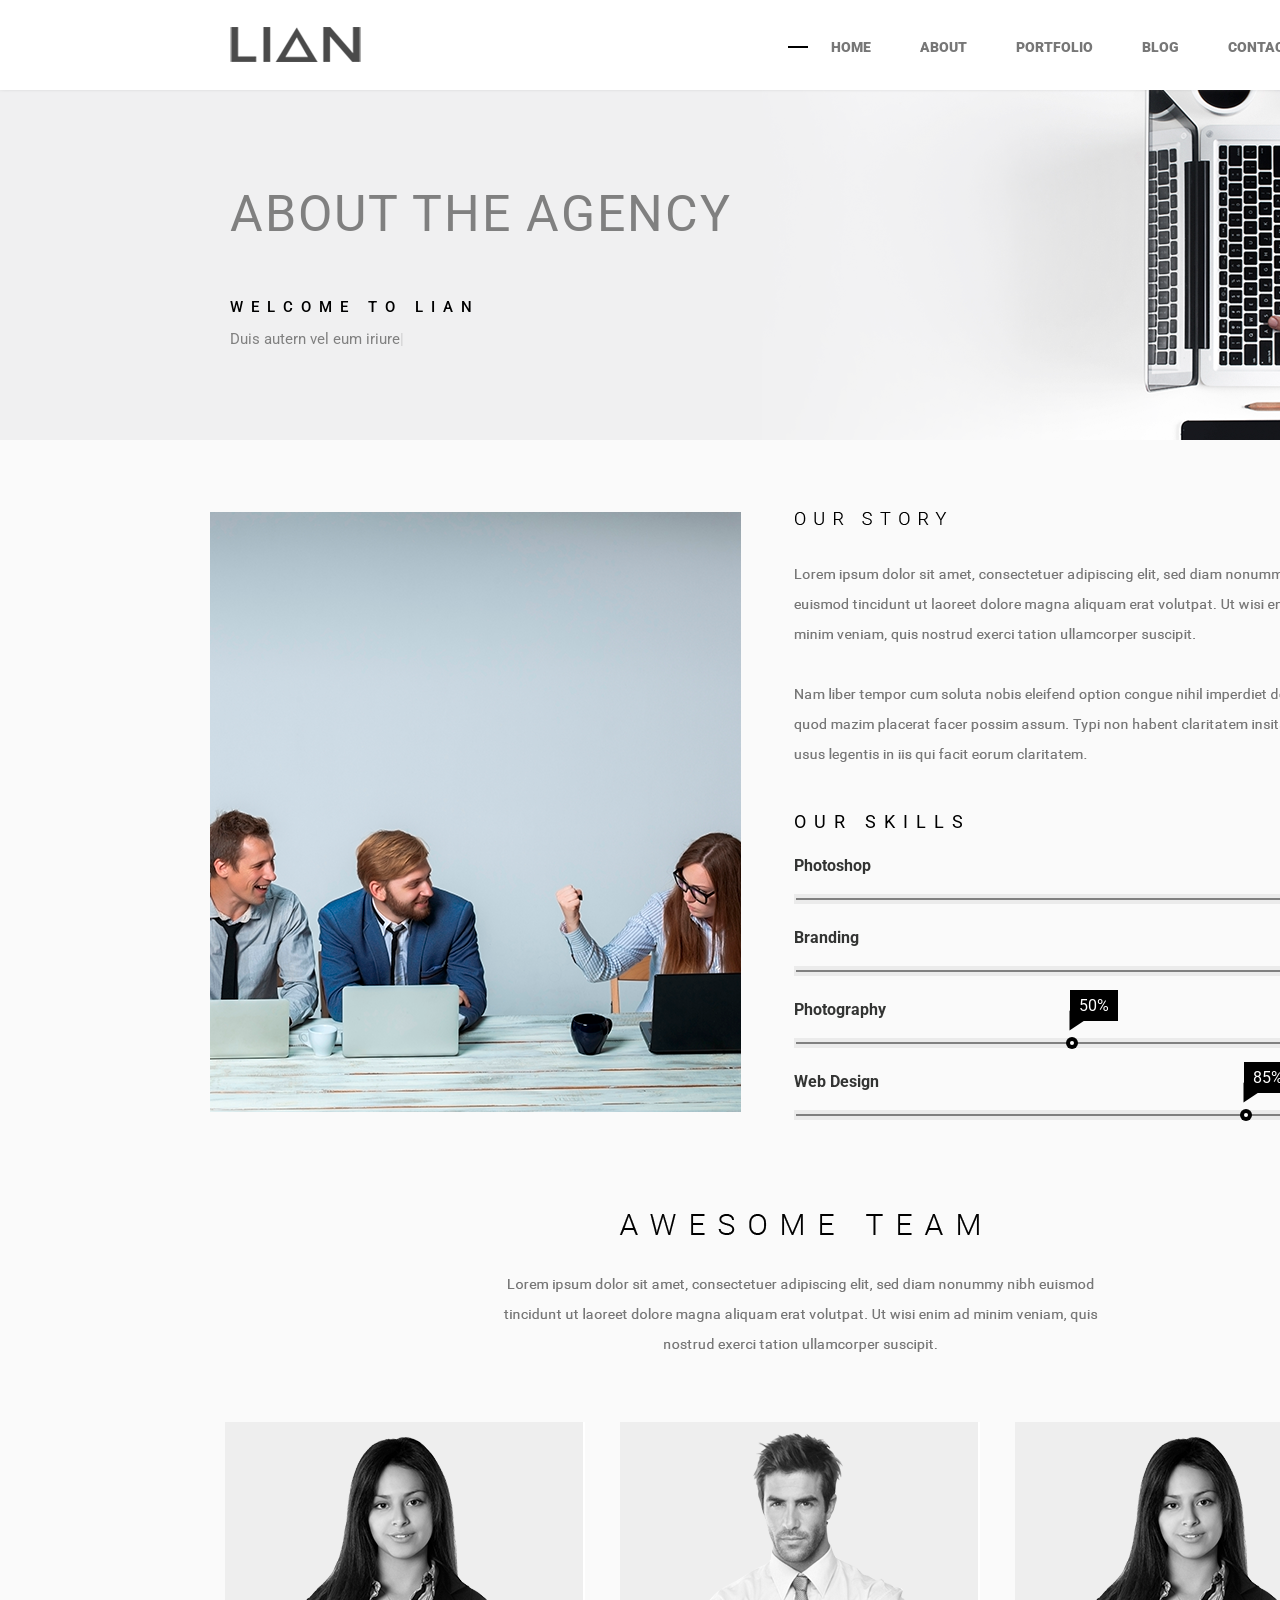
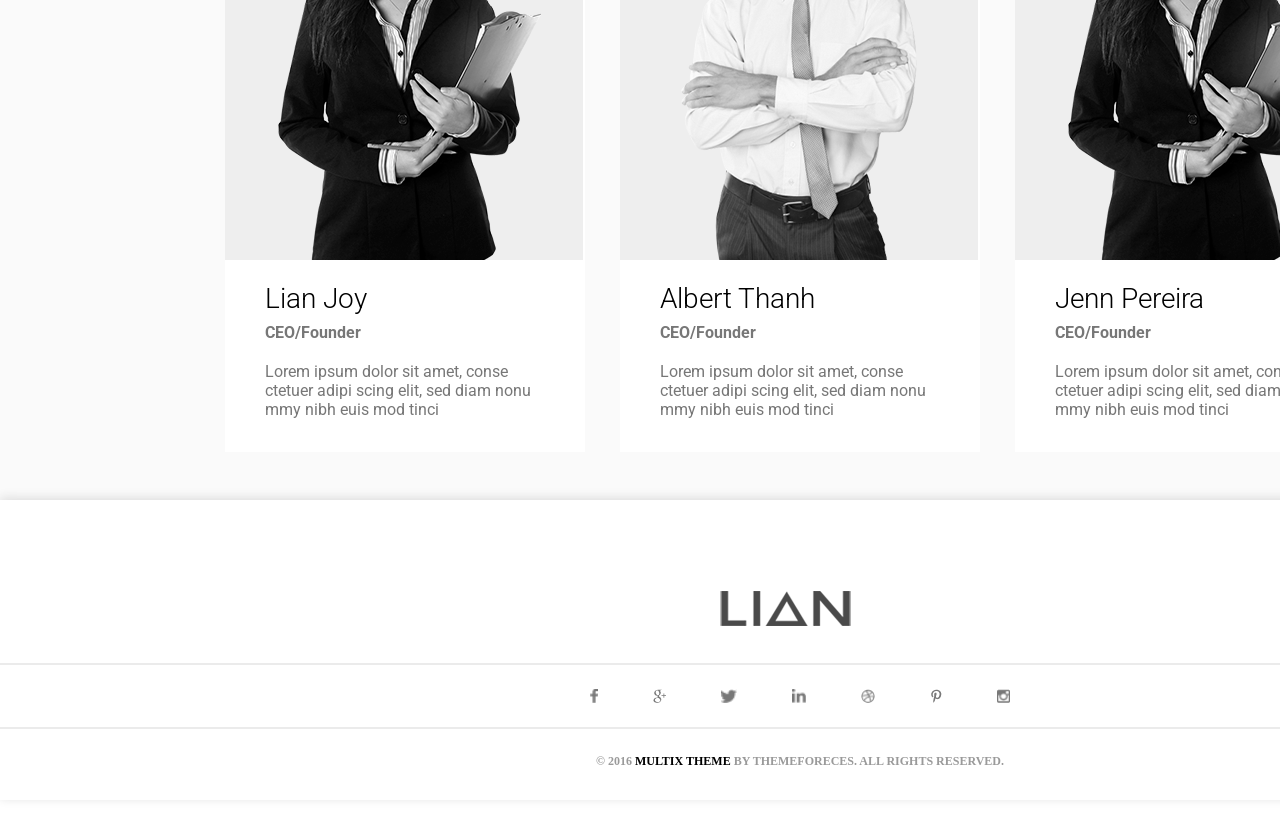
<file: about_02/about.html>
<!DOCTYPE html>
<html lang="en">
<head>
	<meta charset="UTF-8" name="viewport" content="width=device-width, initial-scale=1">
	<title>About</title>
	<link rel="stylesheet" href="css/style.css">
</head>
<body>
	<!-- Header -->
	<header id="header">
		<!-- Logotype of site -->
		<div class="logo">
			<img src="documents/img/logo.png" alt="" class="logotype">
		</div>
		<!-- Buttons header bar -->
		<div class="main_buts_head">
			<hr class="hightlight">
			<!-- Header buttons -->
			<a href="../home_01/home.html" class="but home">Home</a>
			<a href="#" class="but about">About</a>
			<a href="../portfolio_03/portfolio.html" class="but portf">Portfolio</a>
			<a href="../blog_05/blog.html" class="but blog">Blog</a>
			<a href="#" class="but contact">Contact</a>
			<!-- Search-bar -->
			<div class="search_bar">
				<button class="search">
					<!-- Img of search -->
					<img src="documents/img/search.png" alt="">

				</button>
			</div>
		</div>
	</header>
	
	<nav id="nav">
		<div class="title_block_img">
			<div class="title">
				<h1>About the agency</h1>
				<h3>Welcome to Lian</h3>
				<p></p>
			</div>
		</div>
	</nav>

	<article id="info_company">
		<section class="company">
			<div class="left">
				<div class="slider">
				
					<div class="view_slider">
						<ul class="slides_tape">
							<li class="slide_1">
								<img src="documents/img/slider/slide 1.png" alt="">
							</li>
							<li class="slide_2">
								<img src="documents/img/slider/slide 2.png" alt="">
							</li>
						</ul>
					</div>
				</div>
			</div>

			<div class="right">
				<div class="story">
					<img src="documents/img/text.png" alt="">
				</div>
				<div class="skills">
					<h2>Our skills</h2>
					<div class="skill_bars">
						<div class="Photoshop">
							<p>Photoshop</p>
							<div class="prog_proc">
								<div class="proc">90%</div>
								<div class="triagle"></div>
							</div>
							<div class="bar">
								<div class="progress"></div>
								<div class="dot w1"><div class="dot_w"></div></div>
							</div>
						</div>
						<div class="Branding">
							<p>Branding</p>
							<div class="prog_proc">
								<div class="proc">95%</div>
								<div class="triagle"></div>
							</div>
							<div class="bar">
								<div class="progress"></div>
								<div class="dot w2"><div class="dot_w"></div></div>
							</div>
						</div>
						<div class="Photography">
							<p>Photography</p>
							<div class="prog_proc">
								<div class="proc">50%</div>
								<div class="triagle"></div>
							</div>
							<div class="bar">
								<div class="progress"></div>
								<div class="dot w3"><div class="dot_w"></div></div>
							</div>
						</div>
						<div class="Web_Design">
							<p>Web Design</p>
							<div class="prog_proc">
								<div class="proc">85%</div>
								<div class="triagle"></div>
							</div>
							<div class="bar">
								<div class="progress"></div>
								<div class="dot w4"><div class="dot_w"></div></div>
							</div>
						</div>
					</div>
				</div>
			</div>

		</section>

		<section class="team">
			<div class="title">	
				<img src="documents/img/text2.png" alt="">
			</div>

			<div class="teachers">
				<div class="teacher_1">
					<div class="img">
						<img src="documents/img/teachers/Lian joy 1.png" alt="">
					</div>
					<div class="charact">
						<h1>Lian Joy</h1>
						<h3>CEO/Founder</h3>
						<p>Lorem ipsum dolor sit amet, conse ctetuer adipi scing elit, sed diam nonu mmy nibh euis mod tinci</p>
					</div>
				</div>
				<div class="teacher_2">
					<div class="img">
						<img src="documents/img/teachers/Albert Thanh 2.png" alt="">
					</div>
					<div class="charact">
						<h1>Albert Thanh</h1>
						<h3>CEO/Founder</h3>
						<p>Lorem ipsum dolor sit amet, conse ctetuer adipi scing elit, sed diam nonu mmy nibh euis mod tinci</p>
					</div>
				</div>
				<div class="teacher_3">
					<div class="img">
						<img src="documents/img/teachers/Jenn Pereira 3.png" alt="">
					</div>
					<div class="charact">
						<h1>Jenn Pereira</h1>
						<h3>CEO/Founder</h3>
						<p>Lorem ipsum dolor sit amet, conse ctetuer adipi scing elit, sed diam nonu mmy nibh euis mod tinci</p>
					</div>
				</div>
			</div>

		</section>

	</article>

	<footer id="footer">
		<div class="logo">
			<img src="documents/img/logo.png" alt="">
		</div>

		<hr class="hr">

		<div class="share">
			<img src="documents/img/footer/ico/Facebook 1.png" alt="">
			<img src="documents/img/footer/ico/Google+ 2.png" alt="">
			<img src="documents/img/footer/ico/Twitter 3.png" alt="">
			<img src="documents/img/footer/ico/Instagram 4.png" alt="">
			<img src="documents/img/footer/ico/I dont know 5.png" alt="">
			<img src="documents/img/footer/ico/Font 6.png" alt="">
			<img src="documents/img/footer/ico/Instagram2 7.png" alt="">
		</div>
		
		<hr class="hr">

		<div class="copyright">
			<h3 class="copyright_text">
				&#169; 2016 <span class="name_coopr">Multix theme</span> by themeforeces. All rights reserved.
			</h3>
		</div>
	</footer>

	<script type="text/javascript" src="javascript/jQuery v3.4.1/jQuery.js"></script>
	
	<script type="text/javascript" src="javascript/plugins/TypeIt/TypeIt.js"></script>
	<script type="text/javascript" src="javascript/slider.js"></script>
	<script type="text/javascript" src="javascript/main_code.js"></script>
</body>
</html>
</file>
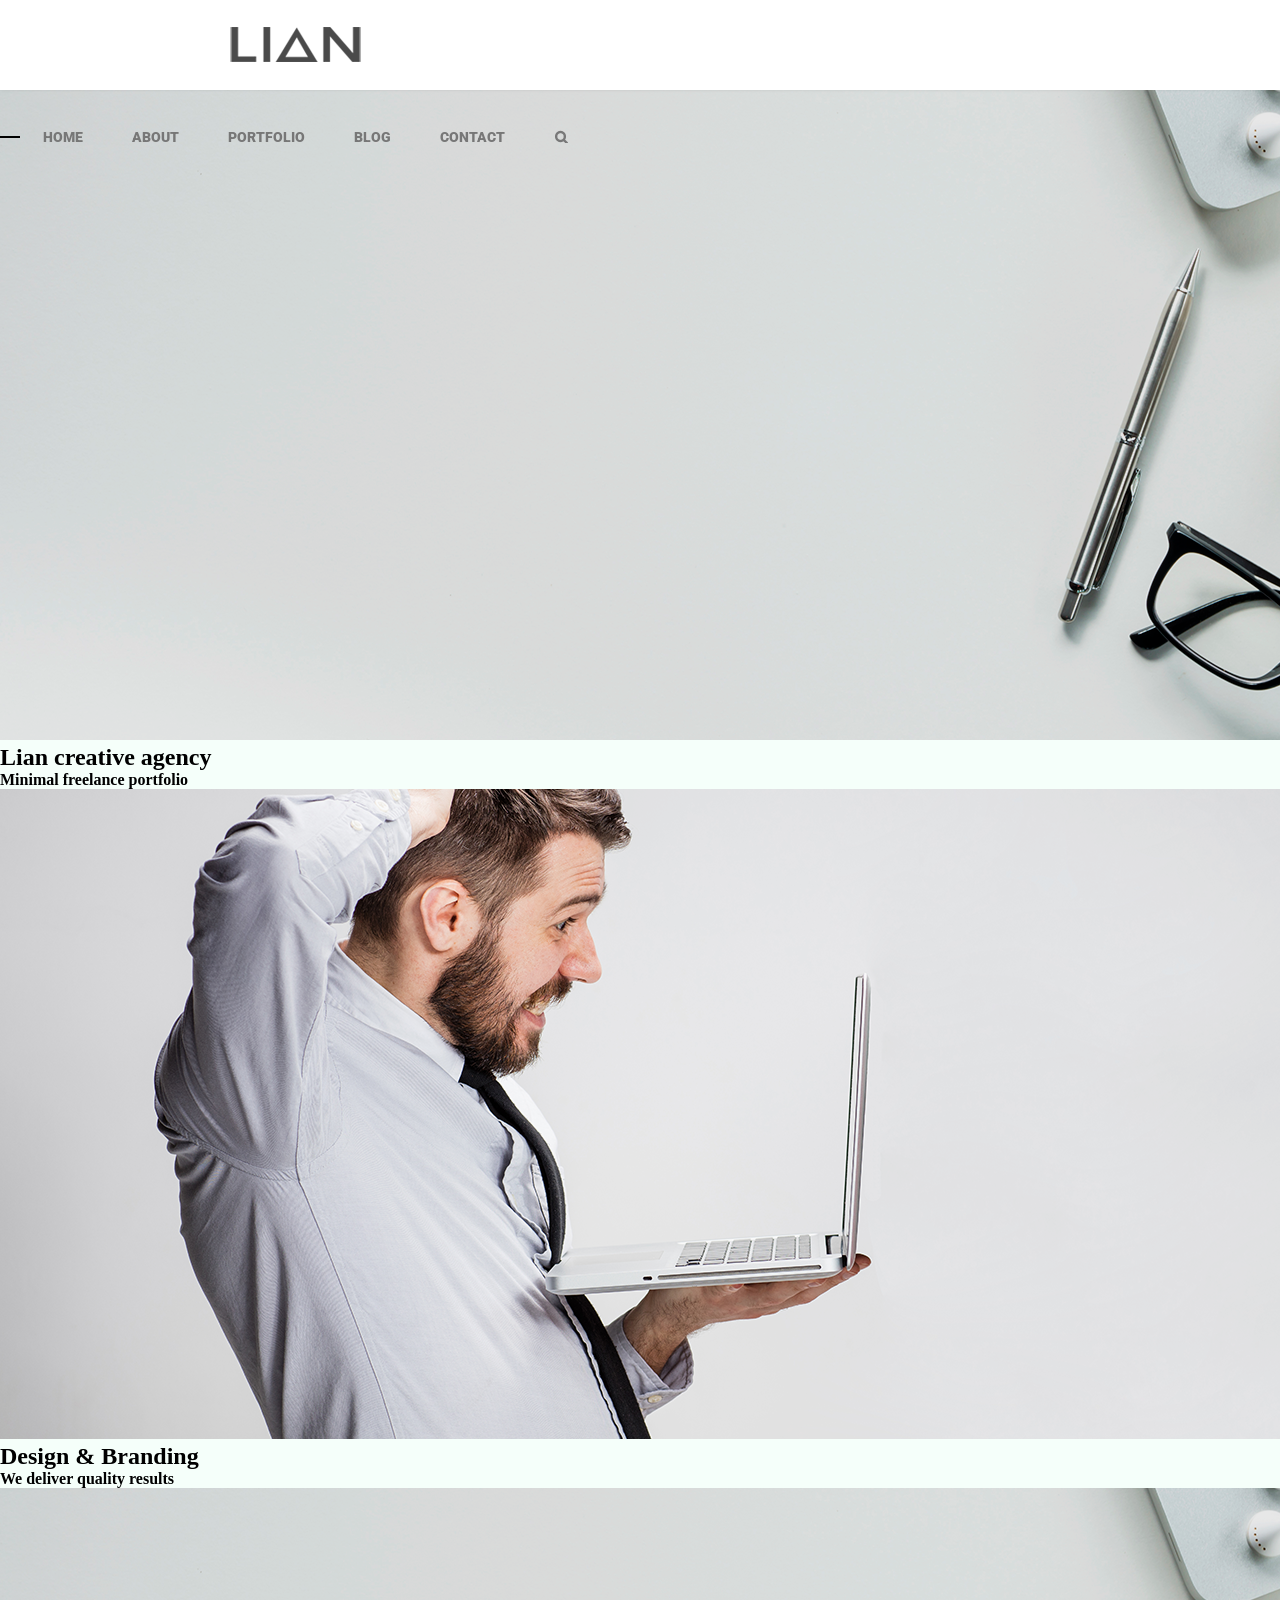
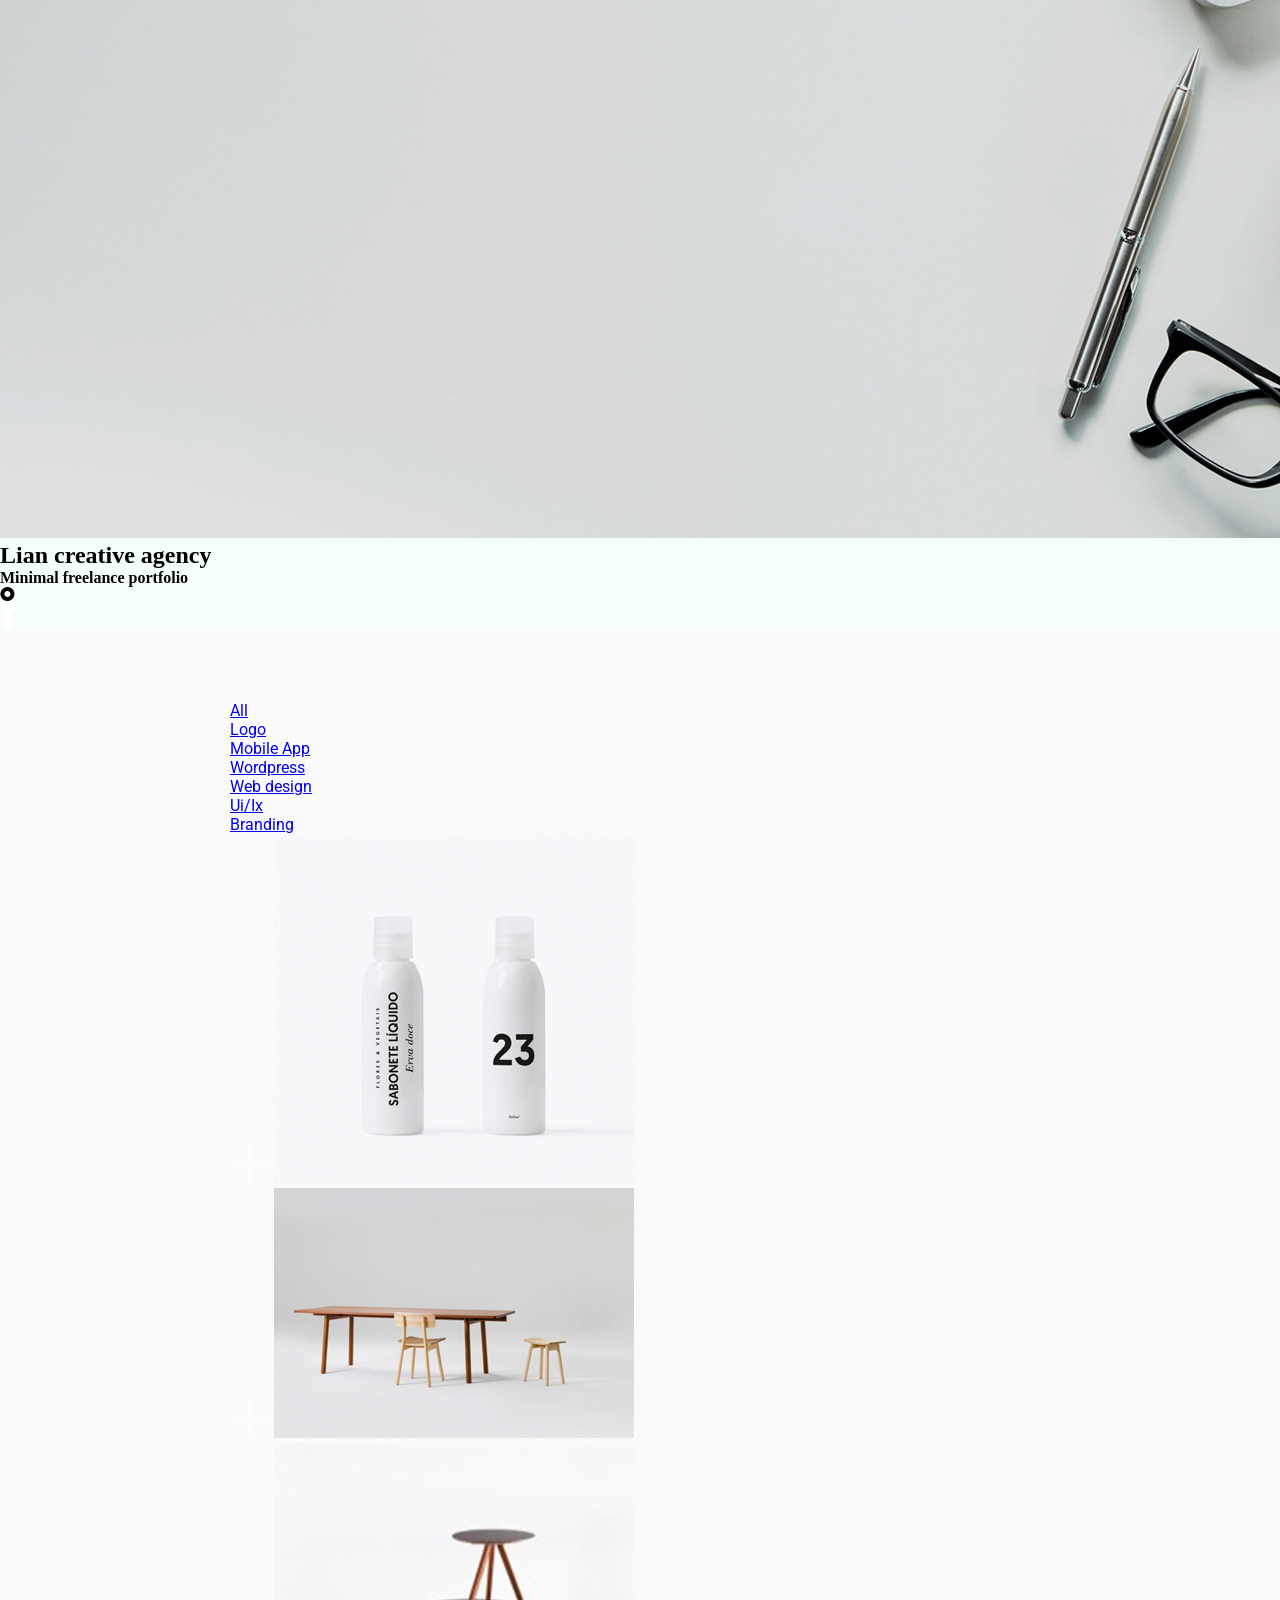
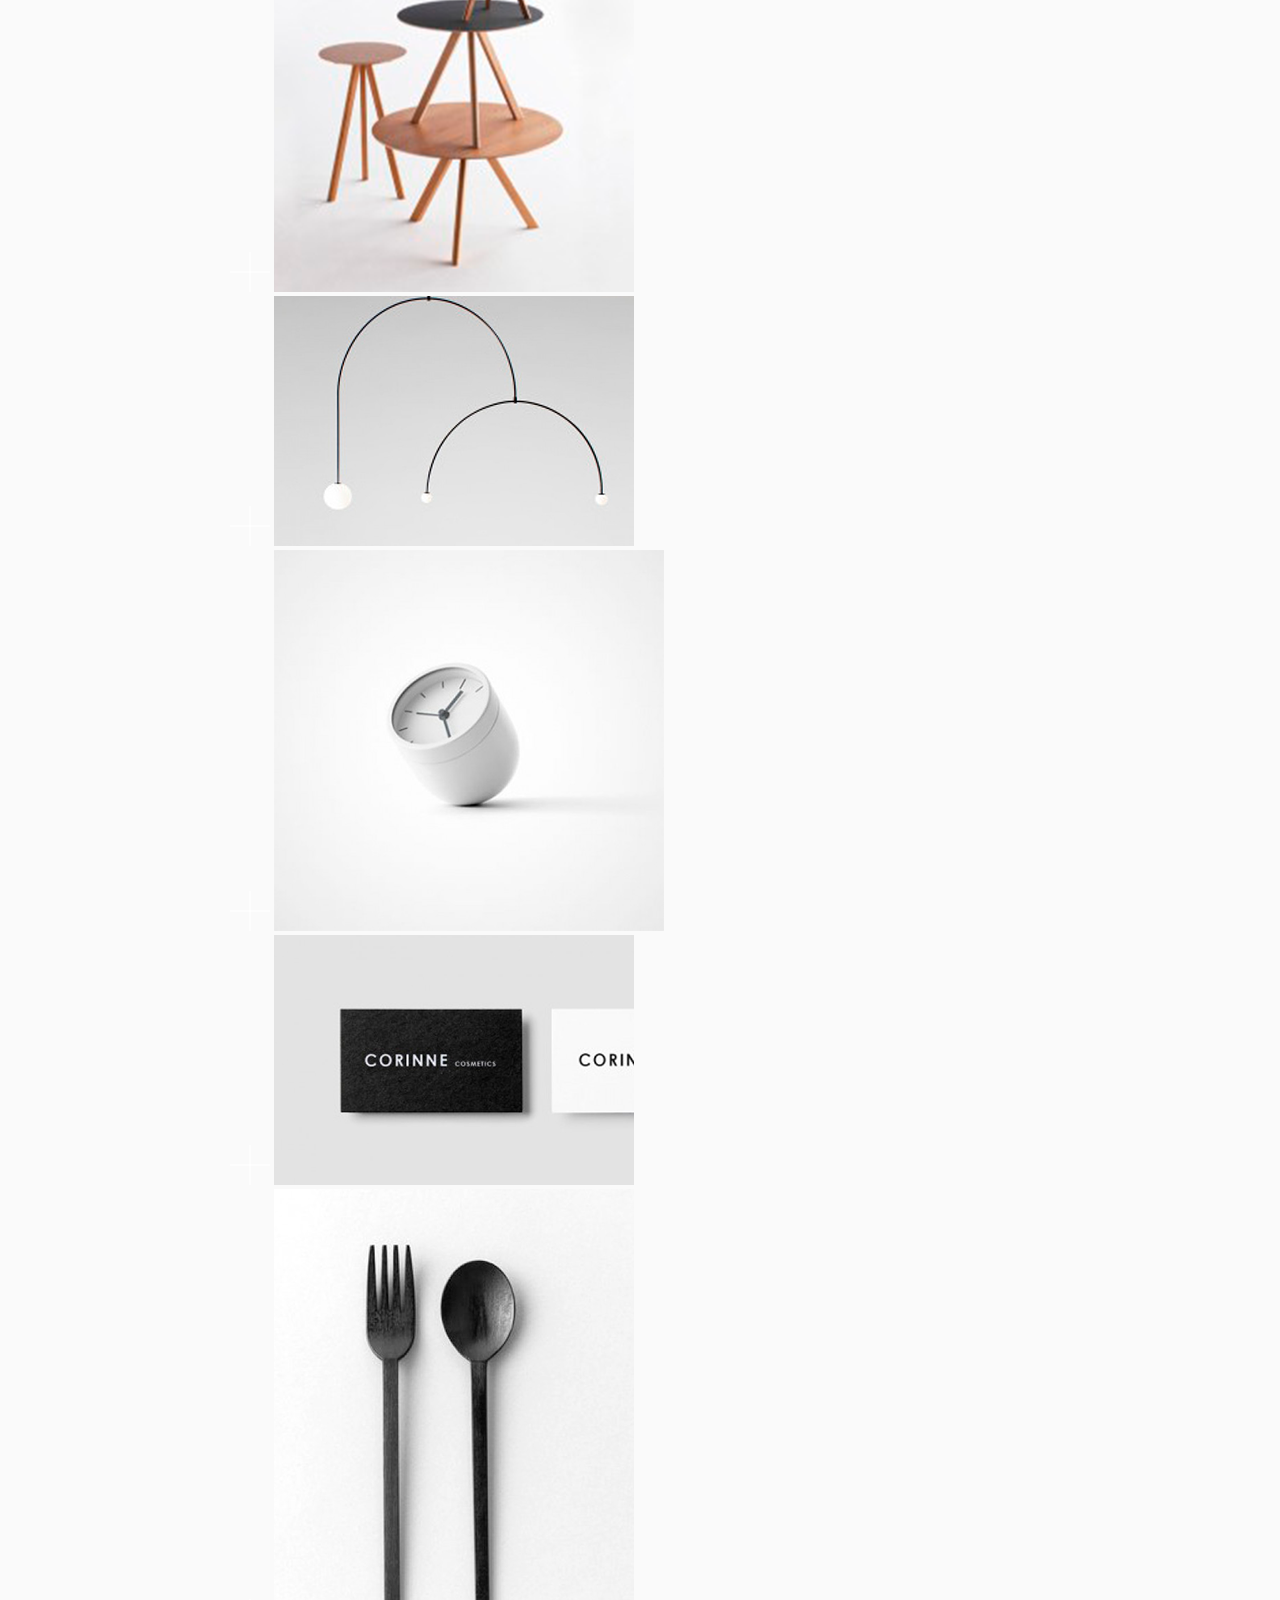
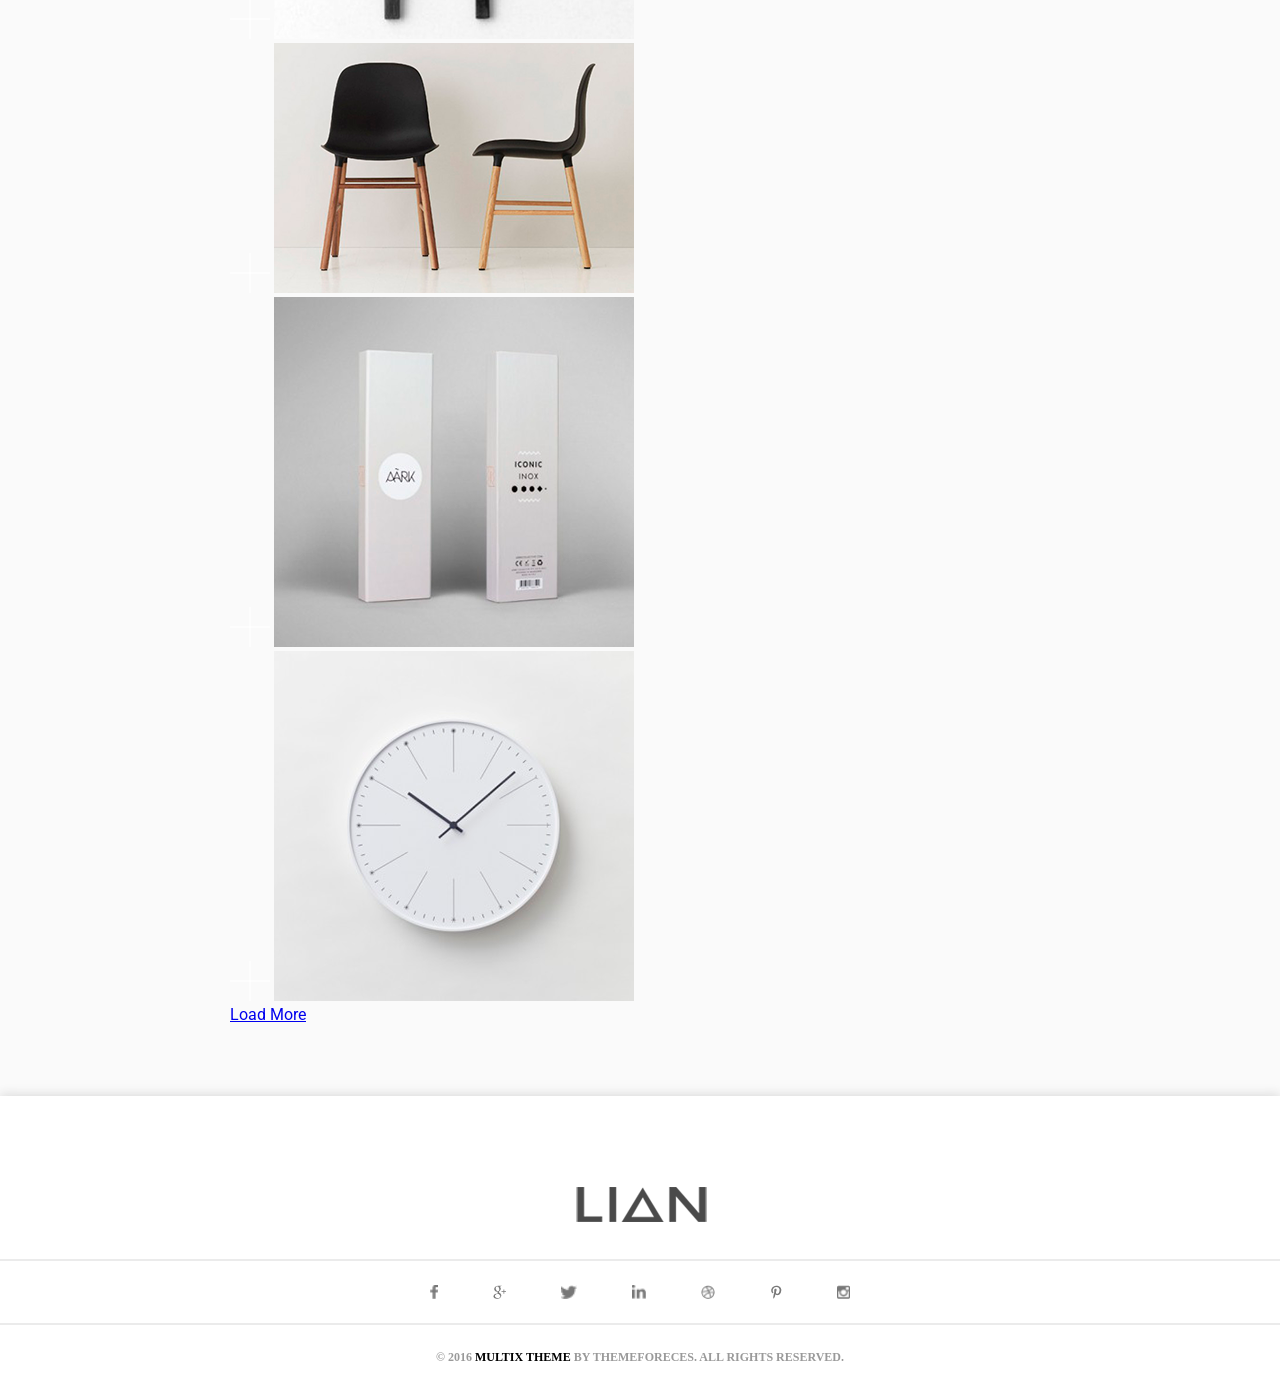
<file: home_01/home.html>
<!DOCTYPE html>
<html lang="en">
<head>
	<meta charset="UTF-8" name="viewport" content="width=device-width, initial-scale=1">
	<title>Home</title>
	<link rel="stylesheet" href="css/style.css">
</head>

<body>
	<!-- Header -->
	<header id="header">
		<!-- Logotype of site -->
		<div class="logo">
			<img src="documents/img/logo.png" alt="" class="logotype">
		</div>
		<!-- Buttons header bar -->
		<div class="main_buts_head">
			<hr class="hightlight">
			<!-- Header buttons -->
			<a href="#" class="but home">Home</a>
			<a href="../about_02/about.html" class="but about">About</a>
			<a href="../portfolio_03/portfolio.html" class="but portf">Portfolio</a>
			<a href="../blog_05/blog.html" class="but blog">Blog</a>
			<a href="#" class="but contact">Contact</a>
			<!-- Search-bar -->
			<div class="search_bar">
				<button class="search">
					<!-- Img of search -->
					<img src="documents/img/search.png" alt="">

				</button>
			</div>
		</div>
	</header>
	
	<!-- Navigation slider -->
	<nav id="nav">
		<!-- Slider -->
		<div class="slider">
			<!-- Visible pice of slider`s-tape -->
			<div class="view_slide">
				<!-- Slider`s tape -->
				<ul class="slides_tape">
					<!-- Slides -->

						<!-- Slide 1 -->
					<li class="slide_2">

						<img src="documents/img/coffe and work.png" alt="" class="slide">

						<!-- Sldier text 1 -->
						<div class="img_text">
							<h1 class="title">
								Lian creative agency
							</h1>
							<h4 class="subtitle">
								Minimal freelance portfolio
							</h4>

						</div>

					</li>
						<!-- Slide 2 -->
					<li class="slide_1">

						<img src="documents/img/stressed man.png" alt="" class="slide">

						<!-- Sldier text 2 -->
						<div class="img_text">
							<h1 class="title">
								Design & Branding
							</h1>
							<h4 class="subtitle">
								We deliver quality results
							</h4>

						</div>

					</li>
						<!-- Slide 3 -->
					<li class="slide_2">

						<img src="documents/img/coffe and work.png" alt="" class="slide">

						<!-- Sldier text 3 -->
						<div class="img_text">
							<h1 class="title">
								Lian creative agency
							</h1>
							<h4 class="subtitle">
								Minimal freelance portfolio
							</h4>

						</div>

					</li>

				</ul>
				<!-- Button previous/next -->
				<div class="buts_pos_1">
					<div class="buts_1">
						<div class="but_previous">
							<div class="arrow">
								<!-- Arrow left-->
							</div>

						</div>

						<div class="but_next">
							<div class="arrow">
								<!-- Arrow right -->
							</div>

						</div>

					</div>

				</div>

			</div>

			<div class="buts_pos_2">
				<!-- Checkbox 1 -->
				<div class="but_dot b1">
					<!-- Active/passive types of img-button 1 -->
					<img src="documents/img/dot_check_passive.png" alt="" class="passive1">
					<img src="documents/img/dot_check_active.png" alt="" class="active1">

				</div>

				<!-- Checkbox 2 -->
				<div class="but_dot b2">
					<!-- Active/passive types of img-button 2 -->
					<img src="documents/img/dot_check_passive.png" alt="" class="passive2">
					<img src="documents/img/dot_check_active.png" alt="" class="active2">

				</div>

				<!-- Checkbox 3 -->
				<div class="but_dot b3">
					<!-- Active/passive types of img-button 3 -->
					<img src="documents/img/dot_check_passive.png" alt="" class="passive3">
					<img src="documents/img/dot_check_active.png" alt="" class="active3">

				</div>
				
			</div>

		</div>

	</nav>

	<!-- Article -->
	<article id="article">
		<!-- Article header -->
		<section class="header">
			<!-- Article header buttons -->
			<a href="#">All</a>
			<hr>
			<a href="#">Logo</a>
			<hr>
			<a href="#">Mobile App</a>
			<hr>
			<a href="#">Wordpress</a>
			<hr>
			<a href="#">Web design</a>
			<hr>
			<a href="#">Ui/Ix</a>
			<hr>
			<a href="#">Branding</a>
		</section>

		<!-- Shop list section -->
		<section class="shop_list">
			<div class="item_1">
				<div class="background_side_hover">
					<!-- "s_l" - 'shop list" -->
					<img src="documents/img/shop_elements/cross_plus_icn.png" alt="" class="plus">
					<img class="img_s_l" alt="" src="documents/img/shop_elements/1.png">
				</div>
			</div>
			<div class="item_2">
				<div class="background_side_hover">
					<!-- "s_l" - 'shop list" -->
					<img src="documents/img/shop_elements/cross_plus_icn.png" alt="" class="plus">
					<img class="img_s_l" alt="" src="documents/img/shop_elements/2.png">
				</div>
			</div>
			<div class="item_3">
				<div class="background_side_hover">
					<!-- "s_l" - 'shop list" -->
					<img src="documents/img/shop_elements/cross_plus_icn.png" alt="" class="plus">
					<img class="img_s_l" alt="" src="documents/img/shop_elements/3.png">
				</div>
			</div>
			<div class="item_4">
				<div class="background_side_hover">
					<!-- "s_l" - 'shop list" -->
					<img src="documents/img/shop_elements/cross_plus_icn.png" alt="" class="plus">
					<img class="img_s_l" alt="" src="documents/img/shop_elements/4.png">
				</div>
			</div>
			<div class="item_5">
				<div class="background_side_hover">
					<!-- "s_l" - 'shop list" -->
					<img src="documents/img/shop_elements/cross_plus_icn.png" alt="" class="plus">
					<img class="img_s_l" alt="" src="documents/img/shop_elements/5.png">
				</div>
			</div>
			<div class="item_6">
				<div class="background_side_hover">
					<!-- "s_l" - 'shop list" -->
					<img src="documents/img/shop_elements/cross_plus_icn.png" alt="" class="plus">
					<img class="img_s_l" alt="" src="documents/img/shop_elements/6.png">
				</div>
			</div>
			<div class="item_7">
				<div class="background_side_hover">
					<!-- "s_l" - 'shop list" -->
					<img src="documents/img/shop_elements/cross_plus_icn.png" alt="" class="plus">
					<img class="img_s_l" alt="" src="documents/img/shop_elements/7.png">
				</div>
			</div>
			<div class="item_8">
				<div class="background_side_hover">
					<!-- "s_l" - 'shop list" -->
					<img src="documents/img/shop_elements/cross_plus_icn.png" alt="" class="plus">
					<img class="img_s_l" alt="" src="documents/img/shop_elements/8.png">
				</div>
			</div>
			<div class="item_9">
				<div class="background_side_hover">
					<!-- "s_l" - 'shop list" -->
					<img src="documents/img/shop_elements/cross_plus_icn.png" alt="" class="plus">
					<img class="img_s_l" alt="" src="documents/img/shop_elements/9.png">
				</div>
			</div>
			<div class="item_10">
				<div class="background_side_hover">
					<!-- "s_l" - 'shop list" -->
					<img src="documents/img/shop_elements/cross_plus_icn.png" alt="" class="plus">
					<img class="img_s_l" alt="" src="documents/img/shop_elements/10.png">
				</div>
			</div>
		</section>
		<div class="load_more_button">
			<a class="button" href="../portfolio_details_04/portfolio details.html">
				Load More
			</a>
		</div>
	</article>

	<footer id="footer">
		<div class="logo">
			<img src="documents/img/logo.png" alt="">
		</div>

		<hr class="hr">

		<div class="share">
			<img src="documents/img/footer/ico/Facebook 1.png" alt="">
			<img src="documents/img/footer/ico/Google+ 2.png" alt="">
			<img src="documents/img/footer/ico/Twitter 3.png" alt="">
			<img src="documents/img/footer/ico/Instagram 4.png" alt="">
			<img src="documents/img/footer/ico/I dont know 5.png" alt="">
			<img src="documents/img/footer/ico/Font 6.png" alt="">
			<img src="documents/img/footer/ico/Instagram2 7.png" alt="">
		</div>
		
		<hr class="hr">

		<div class="copyright">
			<h3 class="copyright_text">
				&#169; 2016 <span class="name_coopr">Multix theme</span> by themeforeces. All rights reserved.
			</h3>
		</div>
	</footer>

	<script type="text/javascript" src="javascript/jQuery v3.4.1/jQuery.js"></script>

	<script type="text/javascript" src="javascript/slider_jQuery.js"></script>

	<script type="text/javascript" src="javascript/main_code_site.js"></script>

</body>
</html>
</file>
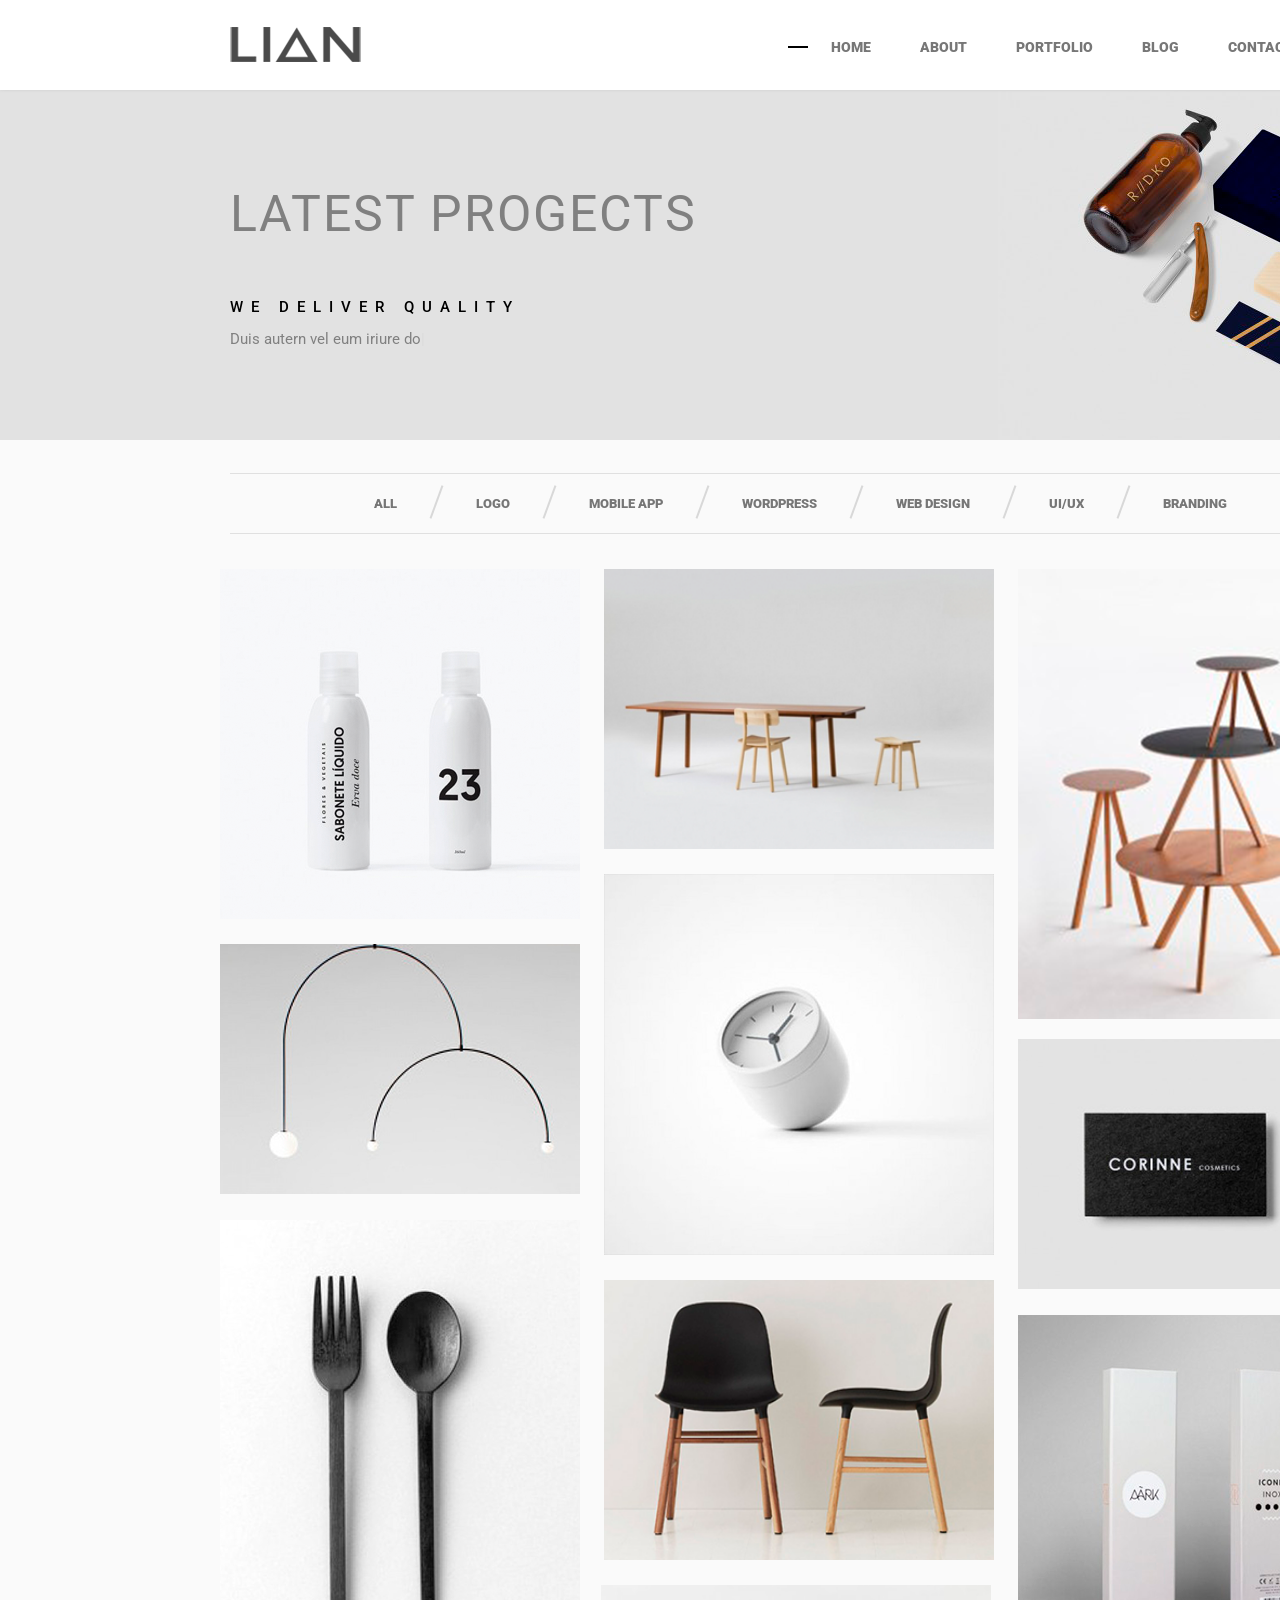
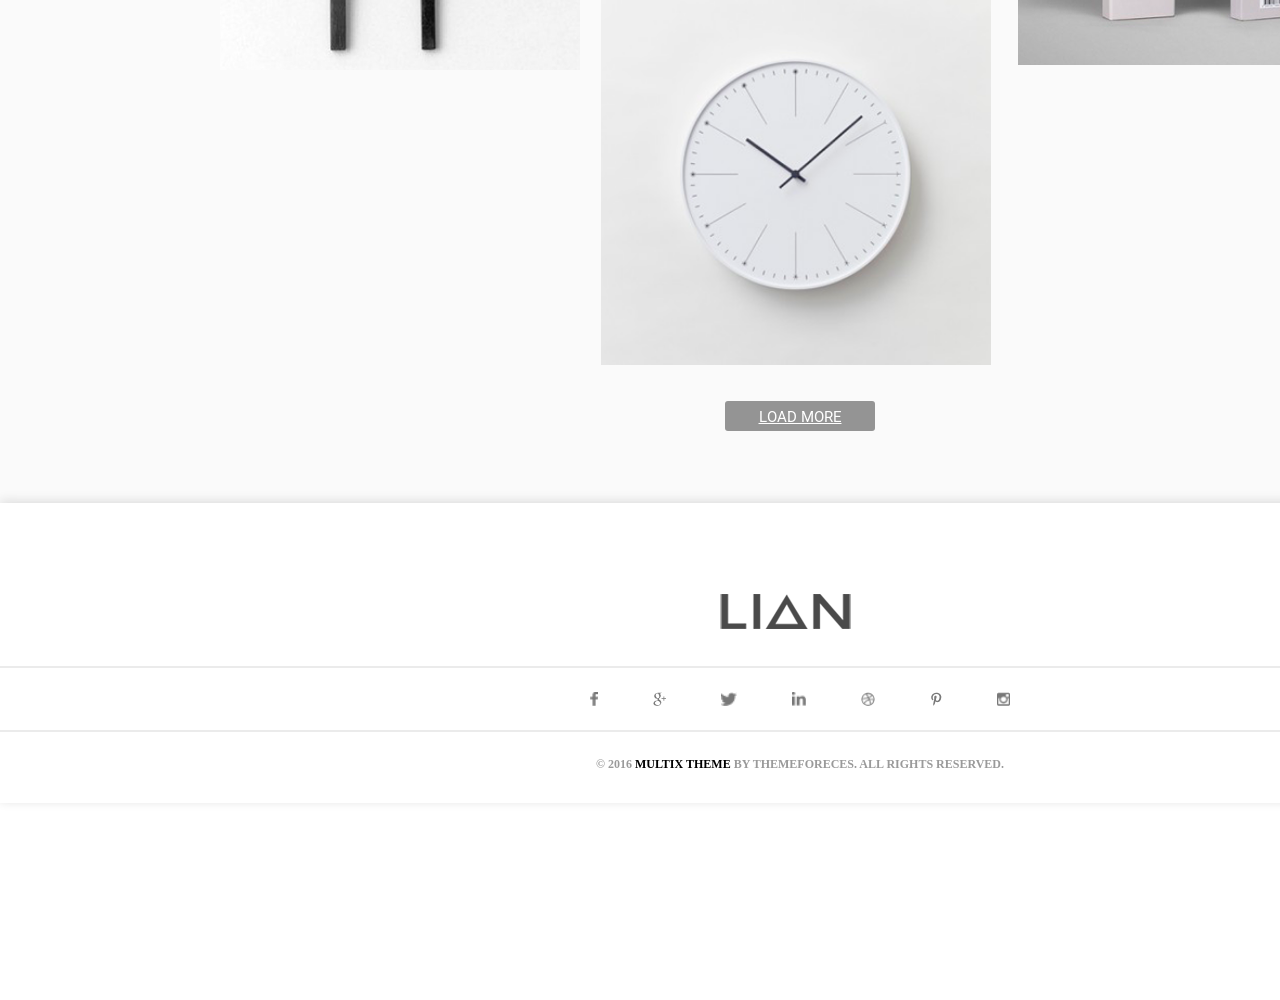
<file: portfolio_03/portfolio.html>
<!DOCTYPE html>
<html lang="en">
<head>
	<meta charset="UTF-8" name="viewport" content="width=device-width, initial-scale=1">
	<title>Portfolio</title>
	<link rel="stylesheet" href="css/style.css">
</head>
<body>
	<!-- Header -->
	<header id="header">
		<!-- Logotype of site -->
		<div class="logo">
			<img src="documents/img/logo.png" alt="" class="logotype">
		</div>
		<!-- Buttons header bar -->
		<div class="main_buts_head">
			<hr class="hightlight">
			<!-- Header buttons -->
			<a href="../home_01/home.html" class="but home">Home</a>
			<a href="../about_02/about.html" class="but about">About</a>
			<a href="#" class="but portf">Portfolio</a>
			<a href="../blog_05/blog.html" class="but blog">Blog</a>
			<a href="#" class="but contact">Contact</a>
			<!-- Search-bar -->
			<div class="search_bar">
				<button class="search">
					<!-- Img of search -->
					<img src="documents/img/search.png" alt="">

				</button>
			</div>
		</div>
	</header>
	
	<nav id="nav">
		<div class="title_block_img">
			<div class="title">
				<h1>Latest progects</h1>
				<h3>We deliver quality</h3>
				<p></p>
			</div>
		</div>
	</nav>

	<!-- Article -->
	<article id="article">
		<!-- Article header -->
		<section class="header">
			<!-- Article header buttons -->
			<a href="#">All</a>
			<hr>
			<a href="#">Logo</a>
			<hr>
			<a href="#">Mobile App</a>
			<hr>
			<a href="#">Wordpress</a>
			<hr>
			<a href="#">Web design</a>
			<hr>
			<a href="#">UI/UX</a>
			<hr>
			<a href="#">Branding</a>
		</section>

		<!-- Shop list section -->
		<section class="shop_list">
			<div class="item_1">
				<div class="background_side_hover">
					<!-- "s_l" - 'shop list" -->
					<img src="documents/img/shop_elements/cross_plus_icn.png" alt="" class="plus">
					<img class="img_s_l" alt="" src="documents/img/shop_elements/1.png">
				</div>
			</div>
			<div class="item_2">
				<div class="background_side_hover">
					<!-- "s_l" - 'shop list" -->
					<img src="documents/img/shop_elements/cross_plus_icn.png" alt="" class="plus">
					<img class="img_s_l" alt="" src="documents/img/shop_elements/2.png">
				</div>
			</div>
			<div class="item_3">
				<div class="background_side_hover">
					<!-- "s_l" - 'shop list" -->
					<img src="documents/img/shop_elements/cross_plus_icn.png" alt="" class="plus">
					<img class="img_s_l" alt="" src="documents/img/shop_elements/3.png">
				</div>
			</div>
			<div class="item_4">
				<div class="background_side_hover">
					<!-- "s_l" - 'shop list" -->
					<img src="documents/img/shop_elements/cross_plus_icn.png" alt="" class="plus">
					<img class="img_s_l" alt="" src="documents/img/shop_elements/4.png">
				</div>
			</div>
			<div class="item_5">
				<div class="background_side_hover">
					<!-- "s_l" - 'shop list" -->
					<img src="documents/img/shop_elements/cross_plus_icn.png" alt="" class="plus">
					<img class="img_s_l" alt="" src="documents/img/shop_elements/5.png">
				</div>
			</div>
			<div class="item_6">
				<div class="background_side_hover">
					<!-- "s_l" - 'shop list" -->
					<img src="documents/img/shop_elements/cross_plus_icn.png" alt="" class="plus">
					<img class="img_s_l" alt="" src="documents/img/shop_elements/6.png">
				</div>
			</div>
			<div class="item_7">
				<div class="background_side_hover">
					<!-- "s_l" - 'shop list" -->
					<img src="documents/img/shop_elements/cross_plus_icn.png" alt="" class="plus">
					<img class="img_s_l" alt="" src="documents/img/shop_elements/7.png">
				</div>
			</div>
			<div class="item_8">
				<div class="background_side_hover">
					<!-- "s_l" - 'shop list" -->
					<img src="documents/img/shop_elements/cross_plus_icn.png" alt="" class="plus">
					<img class="img_s_l" alt="" src="documents/img/shop_elements/8.png">
				</div>
			</div>
			<div class="item_9">
				<div class="background_side_hover">
					<!-- "s_l" - 'shop list" -->
					<img src="documents/img/shop_elements/cross_plus_icn.png" alt="" class="plus">
					<img class="img_s_l" alt="" src="documents/img/shop_elements/9.png">
				</div>
			</div>
			<div class="item_10">
				<div class="background_side_hover">
					<!-- "s_l" - 'shop list" -->
					<img src="documents/img/shop_elements/cross_plus_icn.png" alt="" class="plus">
					<img class="img_s_l" alt="" src="documents/img/shop_elements/10.png">
				</div>
			</div>
		</section>
		<div class="load_more_button">
			<a class="button" href="../portfolio_details_04/portfolio details.html">
				Load More
			</a>
		</div>
	</article>
	
	<!-- Footer -->
	<footer id="footer">
		<div class="logo">
			<img src="documents/img/logo.png" alt="">
		</div>

		<hr class="hr">

		<div class="share">
			<img src="documents/img/footer/ico/Facebook 1.png" alt="">
			<img src="documents/img/footer/ico/Google+ 2.png" alt="">
			<img src="documents/img/footer/ico/Twitter 3.png" alt="">
			<img src="documents/img/footer/ico/Instagram 4.png" alt="">
			<img src="documents/img/footer/ico/I dont know 5.png" alt="">
			<img src="documents/img/footer/ico/Font 6.png" alt="">
			<img src="documents/img/footer/ico/Instagram2 7.png" alt="">
		</div>
		
		<hr class="hr">

		<div class="copyright">
			<h3 class="copyright_text">
				&#169; 2016 <span class="name_coopr">Multix theme</span> by themeforeces. All rights reserved.
			</h3>
		</div>
	</footer>

	<script type="text/javascript" src="javascript/jQuery v3.4.1/jQuery.js"></script>

	<script type="text/javascript" src="javascript/plugins/TypeIt/TypeIt.js"></script>

	<script type="text/javascript" src="javascript/main_jQ.js"></script>
</body>
</html>
</file>
<file: css/style.css>
@charset "UTF-8";
@import url("https://fonts.googleapis.com/css?family=Roboto:100,300,400,500,700,900&display=swap&subset=cyrillic,cyrillic-ext,latin-ext");
#header {
  position: relative;
  z-index: 20;
  vertical-align: top;
  width: 100%;
  height: 90px;
  box-shadow: 0 -3px 5px grey;
  background-color: #ffffff;
  -webkit-user-select: none;
  -moz-user-select: none;
  -ms-user-select: none;
  -o-user-select: none;
  user-select: none;
}

.logo {
  display: inline-block;
  position: relative;
  margin-left: 230px;
  padding-top: 27px;
  padding-bottom: 28px;
  margin-right: 427px;
  float: left;
}
.logo .logotype {
  vertical-align: middle;
}
.logo .logotype:hover {
  cursor: pointer;
}

.main_buts_head {
  position: relative;
  width: 588px;
  display: inline-block;
  /*Заменить*/
}
.main_buts_head .hightlight {
  display: inline-block;
  position: relative;
  border: 1px black solid;
  width: 20px;
  margin-top: 46px;
  margin-right: 19px;
}
.main_buts_head .search_bar {
  display: inline-block;
  position: relative;
  vertical-align: top;
  margin-left: 46px;
  padding-top: 39px;
}
.main_buts_head .search_bar .search {
  height: 13px;
  width: 13px;
  overflow: hidden;
  background: rgba(0, 0, 0, 0);
}
.main_buts_head .but {
  display: inline-block;
  padding-top: 39px;
  font-size: 14px;
  vertical-align: top;
  text-transform: uppercase;
  text-decoration: none;
  color: #777777;
  font-family: "Roboto", sans-serif;
  font-weight: 900;
  transition: color 0.7s ease-in-out 0s;
}
.main_buts_head .but:not(.contact) {
  margin-right: 45px;
}
.main_buts_head .but:hover, .main_buts_head .but:active {
  color: #000000;
}

#nav {
  -webkit-user-select: none;
  -moz-user-select: none;
  -ms-user-select: none;
  -o-user-select: none;
  user-select: none;
  position: relative;
  display: block;
  width: 1600px;
  height: 650px;
  overflow: hidden;
}

.slider {
  position: relative;
  width: 1600px;
  height: 650px;
}
.slider .view_slide {
  position: relative;
  overflow: hidden;
  width: 1600px;
  height: 650px;
}
.slider .slides_tape {
  position: relative;
  display: block;
  margin: 0;
  padding: 0;
  list-style: none;
  white-space: nowrap;
  font-size: 0;
  height: 650px;
  transition: transform 0.6s ease-in-out 0s;
  will-change: transform;
}
.slider .slides_tape > li {
  position: relative;
  display: inline-block;
  vertical-align: top;
  white-space: normal;
  font-size: 16px;
  width: 1600px;
  height: 650px;
  overflow: hidden;
}
.slider .slides_tape > li .slide {
  display: block;
  width: 1600px;
  height: 650px;
  object-fit: cover;
}
.slider .img_text {
  position: absolute;
  z-index: 5;
  top: 232px;
  left: 230px;
  font-family: "Roboto", sans-serif;
  color: #3c3c3c;
}
.slider .img_text .title {
  font-size: 46px;
  font-weight: 300;
  line-height: 1.1;
  text-transform: uppercase;
  letter-spacing: 2px;
  margin-bottom: 22px;
}
.slider .img_text .subtitle {
  font-size: 15px;
  font-weight: 400;
  letter-spacing: 6px;
  text-transform: uppercase;
  color: #8a8a8a;
}
.slider .buts_pos_1 {
  position: absolute;
  z-index: 8;
  top: 0;
  left: 0;
  width: 100%;
  height: 100%;
  pointer-events: none;
}
.slider .buts_pos_1 .buts_1 {
  position: relative;
  width: 100%;
  height: 100%;
}
.slider .buts_pos_1 .but_previous,
.slider .buts_pos_1 .but_next {
  position: absolute;
  top: 50%;
  margin-top: -25px;
  width: 50px;
  height: 50px;
  pointer-events: auto;
  cursor: pointer;
  background-color: rgba(255, 255, 255, 0.55);
  transition: background-color 0.3s ease-in-out 0s;
}
.slider .buts_pos_1 .but_previous:hover,
.slider .buts_pos_1 .but_next:hover {
  background-color: rgba(255, 255, 255, 0.9);
}
.slider .buts_pos_1 .but_previous .arrow,
.slider .buts_pos_1 .but_next .arrow {
  position: absolute;
  top: 17px;
  width: 15px;
  height: 15px;
  border-top: 2px solid #4a4a4a;
  border-right: 2px solid #4a4a4a;
}
.slider .buts_pos_1 .but_previous {
  left: 40px;
}
.slider .buts_pos_1 .but_previous .arrow {
  left: 20px;
  transform: rotate(-135deg);
}
.slider .buts_pos_1 .but_next {
  right: 40px;
}
.slider .buts_pos_1 .but_next .arrow {
  left: 14px;
  transform: rotate(45deg);
}
.slider .buts_pos_2 {
  position: absolute;
  z-index: 9;
  bottom: 34px;
  left: 0;
  width: 100%;
  text-align: center;
  font-size: 0;
}
.slider .buts_pos_2 .but_dot {
  display: inline-block;
  vertical-align: middle;
  margin: 0 7px;
  width: 15px;
  height: 14px;
  cursor: pointer;
}
.slider .buts_pos_2 .but_dot img {
  display: block;
  width: 15px;
  height: 14px;
}
.slider .buts_pos_2 .but_dot .active1,
.slider .buts_pos_2 .but_dot .active2,
.slider .buts_pos_2 .but_dot .active3 {
  position: absolute;
  top: 0;
  left: 0;
  display: none;
}

#article {
  position: relative;
  background-color: #fafafa;
  margin: 0;
  padding-top: 33px;
  padding-bottom: 72px;
}

.header {
  margin: 0 auto;
  margin-bottom: 10px;
  border-top: 1px solid #e0e0e0;
  border-bottom: 1px solid #e0e0e0;
  width: 1140px;
  height: 61px;
  text-align: center;
  padding-top: 20px;
}
.header a {
  display: inline-block;
  text-transform: uppercase;
  text-decoration: none;
  color: #767676;
  font-family: "Roboto", sans-serif;
  font-size: 13px;
  font-weight: 900;
  transition: margin 0.5s ease-in-out 0.05s;
}
.header a:hover {
  color: black;
  margin: 6px;
}
.header hr {
  display: inline-block;
  position: relative;
  transform: rotate(110deg);
  width: 35px;
  border: 0.5px solid #d8d8d8;
  margin: 0 18px 5px 18px;
}

.shop_list {
  position: relative;
  display: block;
  width: 1230px;
  height: 1300px;
  margin: 0 auto;
  left: 25px;
}
.shop_list div {
  display: inline-block;
  vertical-align: top;
  margin: 5px;
}
.shop_list div .background_side_hover {
  display: table;
  background-color: grey;
}
.shop_list div .background_side_hover .img_s_l {
  position: relative;
  display: block;
  z-index: 13;
  transition: opacity 0.2s ease-in-out 0.1s;
}
.shop_list div .background_side_hover .plus {
  position: absolute;
  visibility: hidden;
  z-index: 14;
  top: 45%;
  left: 45%;
  transition: visibility 0.15s ease-in-out 0.1s;
}
.shop_list .item_1, .shop_list .item_2, .shop_list .item_3 {
  margin-top: 20px;
}
.shop_list .item_2 .img_s_l {
  width: 390px;
  height: 280px;
}
.shop_list .item_4 {
  top: -95px;
}
.shop_list .item_5 {
  top: -165px;
}
.shop_list .item_7 {
  top: -220px;
}
.shop_list .item_8 {
  top: -160px;
}
.shop_list .item_8 .img_s_l {
  width: 390px;
  height: 280px;
}
.shop_list .item_9 {
  top: -125px;
}
.shop_list .item_10 {
  left: 31%;
  top: -325px;
}
.shop_list .item_10 .img_s_l {
  width: 390px;
  height: 380px;
}

.load_more_button {
  position: relative;
  display: block;
  margin: 157px auto 0;
}
.load_more_button .button {
  position: relative;
  display: block;
  margin: 0 auto;
  width: 150px;
  height: 30px;
  padding-top: 7px;
  padding-bottom: 10px;
  padding-left: 24px;
  padding-right: 24px;
  background-color: #949494;
  border-radius: 3px;
  text-align: center;
  color: white;
  text-transform: uppercase;
  font-size: 15px;
  font-family: "Roboto", sans-serif;
  font-weight: 400;
}
.load_more_button .button:hover {
  cursor: pointer;
}

#footer {
  position: relative;
  width: 100%;
  height: 300px;
  background-color: white;
  box-shadow: 0 -2px 10px #DCDCDC;
  padding-top: 64px;
  padding-bottom: 46px;
  overflow: hidden;
  -webkit-user-select: none;
  -moz-user-select: none;
  -ms-user-select: none;
  -o-user-select: none;
  user-select: none;
}
#footer .logo {
  position: relative;
  display: block;
  width: 131px;
  height: 35px;
  margin: 0 45% 44px;
}
#footer .logo img {
  position: relative;
  display: block;
  margin: 0 auto;
}
#footer .logo img:hover {
  cursor: pointer;
}

.hr {
  position: relative;
  display: block;
  width: 100%;
  border: 1px solid #ebebeb;
}

.share {
  position: relative;
  width: 420px;
  height: 14px;
  display: flex;
  justify-content: space-between;
  margin: 24px auto;
}
.share img:hover {
  cursor: pointer;
}

.copyright {
  width: 100%;
  height: 11px;
  margin-top: 25px;
}
.copyright .copyright_text {
  font-size: 12px;
  text-align: center;
  text-transform: uppercase;
  color: #9a9a9a;
}
.copyright .copyright_text .name_coopr {
  color: black;
}

*,
*:before,
*:after {
  position: relative;
  margin: 0;
  border: 0;
  padding: 0;
  box-sizing: border-box;
  z-index: 0;
  outline: none;
}
*::not(h1, h2, h3, h4, h5, h6, p, a, text),
*:before::not(h1, h2, h3, h4, h5, h6, p, a, text),
*:after::not(h1, h2, h3, h4, h5, h6, p, a, text) {
  -webkit-user-select: none;
  -moz-user-select: none;
  -ms-user-select: none;
  -o-user-select: none;
  user-select: none;
}

html {
  position: relative;
  width: 1600px;
  overflow-x: hidden;
}

body {
  width: 1600px;
  overflow-x: hidden;
  background-color: #ffffff;
}
</file>
<file: about/css/style.css>
@charset "UTF-8";
@import url("https://fonts.googleapis.com/css?family=Roboto:100,300,400,500,700,900&display=swap&subset=cyrillic,cyrillic-ext,latin-ext");
#header {
  position: relative;
  z-index: 20;
  vertical-align: top;
  width: 100%;
  height: 90px;
  -webkit-box-shadow: 0 -3px 5px grey;
  box-shadow: 0 -3px 5px grey;
  background-color: #ffffff;
  -webkit-user-select: none;
  -moz-user-select: none;
  -ms-user-select: none;
  -o-user-select: none;
  user-select: none; }

.logo {
  display: inline-block;
  position: relative;
  margin-left: 230px;
  padding-top: 27px;
  padding-bottom: 28px;
  margin-right: 427px;
  float: left; }
  .logo .logotype {
    vertical-align: middle; }
    .logo .logotype:hover {
      cursor: pointer; }

.main_buts_head {
  position: relative;
  width: 588px;
  display: inline-block;
  /*Заменить*/ }
  .main_buts_head .hightlight {
    display: inline-block;
    position: relative;
    border: 1px black solid;
    width: 20px;
    margin-top: 46px;
    margin-right: 19px; }
  .main_buts_head .search_bar {
    display: inline-block;
    position: relative;
    vertical-align: top;
    margin-left: 46px;
    padding-top: 39px; }
    .main_buts_head .search_bar .search {
      height: 13px;
      width: 13px;
      overflow: hidden;
      background: rgba(0, 0, 0, 0); }
  .main_buts_head .but {
    display: inline-block;
    padding-top: 39px;
    font-size: 14px;
    vertical-align: top;
    text-transform: uppercase;
    text-decoration: none;
    color: #777777;
    font-family: 'Roboto', sans-serif;
    font-weight: 900;
    -webkit-transition: color 0.7s ease-in-out 0s;
    -o-transition: color 0.7s ease-in-out 0s;
    transition: color 0.7s ease-in-out 0s; }
    .main_buts_head .but:not(.contact) {
      margin-right: 45px; }
    .main_buts_head .but:hover, .main_buts_head .but:active {
      color: #000000; }

#nav {
  position: relative;
  display: block;
  background-color: #f0f0f1;
  -webkit-user-select: none;
  -moz-user-select: none;
  -ms-user-select: none;
  -o-user-select: none;
  user-select: none; }

.title_block_img {
  position: relative;
  display: block;
  background-image: url("../documents/img/title-img.png");
  height: 350px;
  width: 100%; }
  .title_block_img .title {
    position: relative;
    display: block;
    text-transform: uppercase;
    float: left;
    margin-top: 95px;
    margin-left: 230px;
    font-family: 'Roboto', sans-serif;
    width: 911px; }
    .title_block_img .title h1 {
      font-size: 49.5px;
      font-weight: 400;
      color: grey;
      letter-spacing: 2px; }
    .title_block_img .title h3 {
      margin-top: 55px;
      font-size: 15px;
      font-weight: 500;
      letter-spacing: 8px;
      color: black; }
    .title_block_img .title p {
      margin-top: 14px;
      text-transform: initial;
      color: grey;
      font-size: 15px; }

#info_company {
  position: relative;
  width: 100%;
  height: 1660px;
  padding: 72px 210px 76px 210px;
  background-color: #fafafa;
  -webkit-user-select: none;
  -moz-user-select: none;
  -ms-user-select: none;
  -o-user-select: none;
  user-select: none; }

.company {
  position: relative;
  display: block;
  width: 100%;
  height: 628px;
  padding-bottom: 26px; }

.left {
  position: relative;
  display: block;
  float: left; }

.slider {
  position: relative;
  width: 531px;
  height: 600px;
  overflow: hidden; }
  .slider .view_slider {
    display: table;
    position: relative;
    width: 531px;
    overflow: hidden;
    -webkit-user-select: none;
    -moz-user-select: none;
    -ms-user-select: none;
    -o-user-select: none;
    user-select: none; }
    .slider .view_slider .slides_tape {
      position: relative;
      height: calc(100% * 2);
      top: 0;
      left: 0;
      margin: 0;
      padding: 0;
      -webkit-transition: 1s;
      -o-transition: 1s;
      transition: 1s;
      -webkit-transition-timing-function: ease-in-out;
      -o-transition-timing-function: ease-in-out;
      transition-timing-function: ease-in-out; }
      .slider .view_slider .slides_tape, .slider .view_slider .slides_tape li {
        margin: 0;
        padding: 0; }
      .slider .view_slider .slides_tape li {
        height: calc(100%/2);
        list-style: none;
        display: block; }
        .slider .view_slider .slides_tape li img {
          height: 100%;
          position: relative; }

.right {
  position: relative;
  display: block;
  float: left;
  margin-left: 53px; }

.story {
  position: relative;
  margin-right: 53px; }

.skills {
  margin-top: 45px;
  font-family: 'Roboto', sans-serif; }
  .skills h2 {
    position: relative;
    display: block;
    text-transform: uppercase;
    font-weight: 400;
    letter-spacing: 8px;
    color: black;
    font-size: 18px; }
  .skills .skill_bars {
    position: relative;
    display: block;
    margin-top: 19px; }
    .skills .skill_bars > div {
      position: relative;
      display: block;
      margin-top: 24px; }
      .skills .skill_bars > div p {
        position: relative;
        display: block;
        color: #333433;
        font-weight: 700; }
      .skills .skill_bars > div .prog_proc {
        position: absolute;
        display: block;
        top: -10px; }
        .skills .skill_bars > div .prog_proc .proc {
          position: relative;
          display: block;
          z-index: 3;
          padding: 6px 9px;
          background-color: black;
          color: white; }
        .skills .skill_bars > div .prog_proc .triagle {
          position: absolute;
          display: block;
          z-index: 2;
          content: "";
          border: 10px solid transparent;
          -webkit-transform: rotate(90deg);
          -ms-transform: rotate(90deg);
          transform: rotate(90deg);
          border-top: 0px solid black;
          border-bottom: 15px solid black;
          left: -3px;
          top: 23px; }
      .skills .skill_bars > div .bar {
        margin-top: 19px;
        position: relative;
        display: block;
        background-color: #ebebeb;
        height: 10px;
        width: 552px;
        padding-left: 2px;
        padding-top: 4px; }
        .skills .skill_bars > div .bar .progress {
          position: relative;
          display: block;
          background-color: grey;
          height: 2px;
          max-width: 546px; }
        .skills .skill_bars > div .bar .dot {
          position: absolute;
          display: block;
          border-radius: 50%;
          height: 12px;
          width: 12px;
          background-color: black;
          top: -1px; }
          .skills .skill_bars > div .bar .dot .dot_w {
            margin: 4px;
            height: 4px;
            width: 4px;
            border-radius: 50%;
            background-color: white; }
        .skills .skill_bars > div .bar .w1 {
          left: 487px; }
        .skills .skill_bars > div .bar .w2 {
          left: 508px; }
        .skills .skill_bars > div .bar .w3 {
          left: 272px; }
        .skills .skill_bars > div .bar .w4 {
          left: 446px; }

.team {
  position: relative;
  display: block;
  width: 100%;
  height: 842px; }
  .team .title {
    position: relative;
    display: block;
    width: 595px;
    height: 138px;
    margin: 74px auto 0; }
  .team .teachers {
    position: relative;
    display: -webkit-box;
    display: -ms-flexbox;
    display: flex;
    width: 100%;
    margin: 70px auto 0;
    -webkit-box-pack: justify;
    -ms-flex-pack: justify;
    justify-content: space-between; }
    .team .teachers > div {
      position: relative;
      display: block;
      height: 630px;
      width: 360px;
      margin: 0 15px 0 15px;
      background-color: white; }
      .team .teachers > div .charact {
        font-family: 'Roboto', sans-serif;
        padding: 18px 40px; }
        .team .teachers > div .charact h1 {
          color: black;
          font-size: 28px;
          font-weight: 300; }
        .team .teachers > div .charact h3 {
          color: #777777;
          font-size: 16px;
          font-weight: 700;
          margin-top: 8px; }
        .team .teachers > div .charact p {
          margin-top: 20px;
          color: #777777;
          font-size: 16px;
          font-weight: 400; }

#footer {
  position: relative;
  width: 100%;
  height: 300px;
  background-color: white;
  -webkit-box-shadow: 0 -2px 10px #DCDCDC;
  box-shadow: 0 -2px 10px #DCDCDC;
  padding-top: 64px;
  padding-bottom: 46px;
  overflow: hidden;
  -webkit-user-select: none;
  -moz-user-select: none;
  -ms-user-select: none;
  -o-user-select: none;
  user-select: none; }
  #footer .logo {
    position: relative;
    display: block;
    width: 131px;
    height: 35px;
    margin: 0 45% 44px; }
    #footer .logo img {
      position: relative;
      display: block;
      margin: 0 auto; }
      #footer .logo img:hover {
        cursor: pointer; }

.hr {
  position: relative;
  display: block;
  width: 100%;
  border: 1px solid #ebebeb; }

.share {
  position: relative;
  width: 420px;
  height: 14px;
  display: -webkit-box;
  display: -ms-flexbox;
  display: flex;
  -webkit-box-pack: justify;
  -ms-flex-pack: justify;
  justify-content: space-between;
  margin: 24px auto; }
  .share img:hover {
    cursor: pointer; }

.copyright {
  width: 100%;
  height: 11px;
  margin-top: 25px; }
  .copyright .copyright_text {
    font-size: 12px;
    text-align: center;
    text-transform: uppercase;
    color: #9a9a9a; }
    .copyright .copyright_text .name_coopr {
      color: black; }

*,
*:before,
*:after {
  position: relative;
  margin: 0;
  border: 0;
  padding: 0;
  -webkit-box-sizing: border-box;
  box-sizing: border-box;
  z-index: 0;
  outline: none;
  float: none; }
  *::not(h1, h2, h3, h4, h5, h6, p, a, text),
  *:before::not(h1, h2, h3, h4, h5, h6, p, a, text),
  *:after::not(h1, h2, h3, h4, h5, h6, p, a, text) {
    -webkit-user-select: none;
    -moz-user-select: none;
    -ms-user-select: none;
    -o-user-select: none;
    user-select: none; }

html {
  position: absolute;
  width: 1600px;
  height: 2420px;
  overflow-x: hidden; }
</file>
<file: blog/css/style.css>
@charset "UTF-8";
@import url("https://fonts.googleapis.com/css?family=Roboto:100,300,400,500,700,900&display=swap&subset=cyrillic,cyrillic-ext,latin-ext");
#header {
  position: relative;
  z-index: 20;
  vertical-align: top;
  width: 100%;
  height: 90px;
  box-shadow: 0 -3px 5px grey;
  background-color: #ffffff;
  -webkit-user-select: none;
  -moz-user-select: none;
  -ms-user-select: none;
  -o-user-select: none;
  user-select: none;
}

.logo {
  display: inline-block;
  position: relative;
  margin-left: 230px;
  padding-top: 27px;
  padding-bottom: 28px;
  margin-right: 427px;
  float: left;
}
.logo .logotype {
  vertical-align: middle;
}
.logo .logotype:hover {
  cursor: pointer;
}

.main_buts_head {
  position: relative;
  width: 588px;
  display: inline-block;
  /*Заменить*/
}
.main_buts_head .hightlight {
  display: inline-block;
  position: relative;
  border: 1px black solid;
  width: 20px;
  margin-top: 46px;
  margin-right: 19px;
}
.main_buts_head .search_bar {
  display: inline-block;
  position: relative;
  vertical-align: top;
  margin-left: 46px;
  padding-top: 39px;
}
.main_buts_head .search_bar .search {
  height: 13px;
  width: 13px;
  overflow: hidden;
  background: rgba(0, 0, 0, 0);
}
.main_buts_head .but {
  display: inline-block;
  padding-top: 39px;
  font-size: 14px;
  vertical-align: top;
  text-transform: uppercase;
  text-decoration: none;
  color: #777777;
  font-family: "Roboto", sans-serif;
  font-weight: 900;
  transition: color 0.7s ease-in-out 0s;
}
.main_buts_head .but:not(.contact) {
  margin-right: 45px;
}
.main_buts_head .but:hover, .main_buts_head .but:active {
  color: #000000;
}

#nav {
  -webkit-user-select: none;
  -moz-user-select: none;
  -ms-user-select: none;
  -o-user-select: none;
  user-select: none;
  position: relative;
  display: block;
}

.nav_block {
  width: 100%;
  height: 350px;
  background-image: url("../documents/img/nav.png");
  padding-left: 230px;
  padding-top: 110px;
  font-family: "Roboto", sans-serif;
}
.nav_block h1 {
  font-size: 40px;
  font-weight: 400;
}
.nav_block h3 {
  margin-top: 30px;
  font-size: 25px;
  font-weight: 300;
  letter-spacing: 8px;
}
.nav_block p {
  vertical-align: top;
  position: relative;
  display: block;
  color: grey;
  font-size: 20px;
  text-transform: initial;
}

#article {
  position: relative;
  display: block;
  font-family: "Roboto", sans-serif;
  background-color: #fafafa;
  padding: 72px 230px;
  -webkit-user-select: none;
  -moz-user-select: none;
  -ms-user-select: none;
  -o-user-select: none;
  user-select: none;
}

.them {
  vertical-align: top;
  display: inline-block;
  position: relative;
  background-color: white;
}

.v1 {
  width: 360px;
  height: 400px;
  padding: 40px;
}
.v1 .p1 {
  background-color: black;
  color: white;
  width: 110px;
  height: 26px;
  text-transform: uppercase;
  text-align: center;
  padding: 5px 4px;
  border-radius: 2px;
}
.v1 .p1 h4 {
  font-weight: 500;
  font-size: 13px;
}
.v1 h2 {
  margin-top: 25px;
  color: #363636;
}
.v1 .text {
  margin-top: 30px;
  color: #767676;
}

.sub_info {
  display: flex;
  position: relative;
  justify-content: space-between;
  margin-top: 48px;
}
.sub_info p {
  color: #999999;
}
.creator {
  margin-top: 15px;
  position: relative;
  display: inline-block;
  color: #cbcbcb;
  width: 300px;
}
.creator img {
  position: relative;
  display: inline-block;
  height: 12px;
  width: 10px;
  margin-right: 6px;
  float: left;
  top: 4px;
}

.v2 {
  width: 360px;
  height: 550px;
  margin-left: 30px;
}
.v2 img {
  position: relative;
  display: block;
}
.v2 .block_text {
  padding-left: 40px;
}
.v2 .block_text h2 {
  margin-top: 25px;
  color: #363636;
}
.v2 .block_text .text {
  margin-top: 30px;
  color: #767676;
}

.search_block {
  margin-left: 30px;
  width: 300px;
  height: 60px;
  position: relative;
  display: inline-block;
  background-color: white;
  padding-top: 6px;
}
.search_block input {
  vertical-align: top;
  margin-left: 25px;
  padding-top: 17px;
  position: relative;
  display: inline-block;
  width: 212px;
  font-size: 16.5px;
  color: grey;
}
.search_block button {
  border-radius: 2px;
  position: relative;
  display: inline-block;
  height: 40px;
  width: 40px;
  background-color: #999999;
  margin-top: 5px;
}
.search_block button img {
  height: 25px;
  width: 27px;
}
.search_block button img:hover {
  cursor: pointer;
}

.v3 {
  vertical-align: top;
  margin-top: -115px;
  width: 360px;
  height: 550px;
}
.v3 img {
  position: relative;
  display: block;
}
.v3 .block_text {
  padding-left: 40px;
}
.v3 .block_text h2 {
  margin-top: 25px;
  color: #363636;
}
.v3 .block_text .text {
  margin-top: 30px;
  color: #767676;
}

.video_obj {
  vertical-align: top;
  display: inline-block;
  position: relative;
  background-color: white;
  margin-left: 30px;
  margin-top: 30px;
}
.video_obj .main {
  position: relative;
}
.video_obj .holder {
  position: absolute;
  display: block;
  top: 38%;
  left: 42%;
}
.video_obj .holder:hover {
  cursor: pointer;
}
.video_obj .play {
  position: absolute;
  display: block;
  top: 47%;
  left: 48.5%;
}
.video_obj .play:hover {
  cursor: pointer;
}
.video_obj .pause {
  position: absolute;
  display: none;
}
.video_obj .pause:hover {
  cursor: pointer;
}

.dark_block {
  margin-top: 30px;
  width: 360px;
  height: 330px;
  background-image: url("../documents/img/article/posts/Coffe _ Tea.png");
  background-blend-mode: lighten;
  background-color: rgba(255, 255, 255, 0.78);
  background-size: cover;
  transition: background-color 1s ease-in-out 0.01s;
}
.dark_block:hover {
  background-blend-mode: darken;
  background-color: rgba(0, 0, 0, 0.7);
}
.dark_block:hover .block_text h2, .dark_block:hover .block_text .text {
  color: white;
}
.dark_block .hover_lab {
  width: 110px;
  height: 26px;
  display: block;
  position: relative;
  background-color: black;
  margin-top: 20px;
  margin-left: 45px;
  padding-top: 5px;
}
.dark_block .hover_lab h3 {
  position: relative;
  display: block;
  text-transform: uppercase;
  text-align: center;
  color: white;
  font-size: 13px;
}
.dark_block .block_text {
  padding-left: 40px;
}
.dark_block .block_text h2 {
  margin-top: 25px;
  color: #363636;
  transition: color 1s ease-in-out 0.01s;
}
.dark_block .block_text .text {
  margin-right: 30px;
  margin-top: 20px;
  color: #767676;
  transition: color 1s ease-in-out 0.01s;
}
.dark_block .block_text .sub_info {
  margin-top: 20px;
}

.matches {
  margin-left: 30px;
  margin-top: -125px;
  width: 360px;
  height: 550px;
}
.matches img {
  position: relative;
  display: block;
}
.matches .block_text {
  padding-left: 40px;
}
.matches .block_text h2 {
  margin-top: 25px;
  color: #363636;
}
.matches .block_text .text {
  margin-top: 30px;
  color: #767676;
}

.load_more {
  position: relative;
  display: block;
  margin: 80px auto 0px;
  background-color: #959595;
  width: 125px;
  height: 30px;
  text-align: center;
  text-transform: uppercase;
  padding-top: 6px;
  border-radius: 2px;
  font-family: "Roboto", sans-serif;
  font-size: 14px;
}
.load_more a {
  text-decoration: none;
  color: white;
}

#aside {
  position: relative;
  display: block;
  height: 1000px;
  width: 300px;
  float: right;
  vertical-align: top;
  top: -460px;
  left: -55px;
}
#aside section {
  position: relative;
  display: block;
  background-color: white;
  margin-top: 20px;
}
#aside section .title {
  position: relative;
  display: block;
  height: 40px;
  width: 100%;
  background-color: #ebebeb;
}
#aside section .title h1 {
  position: relative;
  display: block;
  text-transform: uppercase;
  text-align: center;
  font-weight: 400;
  font-size: 24px;
  line-height: 1;
  padding-top: 12px;
  color: black;
  letter-spacing: 3px;
}
#aside section .title .triagle {
  position: absolute;
  display: block;
  margin: 10px auto 0px 45%;
  border: 13px solid transparent;
  border-top: 10px solid #ebebeb;
}
#aside #Posts .posts {
  position: relative;
  display: block;
  width: 100%;
  padding: 20px 20px 20px 20px;
  height: 100%;
}
#aside #Posts .posts .block_1 {
  margin-bottom: 20px;
}
#aside #Posts .posts .block_1 img {
  position: relative;
  display: block;
  float: left;
  vertical-align: top;
}
#aside #Posts .posts .block_1 .text {
  position: relative;
  display: block;
  vertical-align: top;
  left: 13px;
}
#aside #Posts .posts .block_1 .text h3 {
  position: relative;
  display: block;
  font-size: 16px;
  color: #3d3d3d;
}
#aside #Posts .posts .block_1 .text p {
  position: relative;
  display: block;
  margin-top: 8px;
  color: #999999;
}
#aside #Posts .posts .block_2 {
  margin-bottom: 20px;
}
#aside #Posts .posts .block_2 img {
  position: relative;
  display: block;
  float: left;
  vertical-align: top;
}
#aside #Posts .posts .block_2 .text {
  position: relative;
  display: block;
  vertical-align: top;
  left: 13px;
}
#aside #Posts .posts .block_2 .text h3 {
  position: relative;
  display: block;
  font-size: 16px;
  color: #3d3d3d;
}
#aside #Posts .posts .block_2 .text p {
  position: relative;
  display: block;
  margin-top: 8px;
  color: #999999;
}
#aside #Posts .posts .block_3 {
  margin-bottom: 20px;
}
#aside #Posts .posts .block_3 img {
  position: relative;
  display: block;
  float: left;
  vertical-align: top;
}
#aside #Posts .posts .block_3 .text {
  position: relative;
  display: block;
  vertical-align: top;
  left: 13px;
}
#aside #Posts .posts .block_3 .text h3 {
  position: relative;
  display: block;
  font-size: 16px;
  color: #3d3d3d;
}
#aside #Posts .posts .block_3 .text p {
  position: relative;
  display: block;
  margin-top: 8px;
  color: #999999;
}
#aside #Posts .posts .block_4 {
  margin-bottom: 20px;
}
#aside #Posts .posts .block_4 img {
  position: relative;
  display: block;
  float: left;
  vertical-align: top;
}
#aside #Posts .posts .block_4 .text {
  position: relative;
  display: block;
  vertical-align: top;
  left: 13px;
}
#aside #Posts .posts .block_4 .text h3 {
  position: relative;
  display: block;
  font-size: 16px;
  color: #3d3d3d;
}
#aside #Posts .posts .block_4 .text p {
  position: relative;
  display: block;
  margin-top: 8px;
  color: #999999;
}
#aside #Tags_pop {
  position: relative;
  display: block;
}
#aside #Tags_pop .tags {
  position: relative;
  display: block;
  padding: 19px;
  width: 100%;
  height: 150px;
}
#aside #Tags_pop .tags div {
  position: relative;
  display: inline-block;
  float: left;
  vertical-align: top;
  margin: 2.5px;
  background-color: white;
  border: 1px solid #eeeeee;
  border-radius: 2px;
  padding: 7px 10px;
}
#aside #Tags_pop .tags div:hover {
  background-color: black;
  border: 1px solid black;
}
#aside #Tags_pop .tags div:hover p {
  color: white;
}
#aside #Tags_pop .tags div p {
  font-size: 11px;
  color: #b5b5b5;
}
#aside #instagram {
  position: relative;
  display: block;
}
#aside #instagram .content {
  position: relative;
  display: block;
  padding: 20px;
  padding-top: 30px;
  height: 250px;
}
#aside #instagram .content img {
  position: relative;
  display: inline-block;
  float: left;
  vertical-align: top;
  height: 66px;
  width: 82px;
  margin: 2px;
}

#footer {
  position: relative;
  width: 100%;
  height: 300px;
  background-color: white;
  box-shadow: 0 -2px 10px #DCDCDC;
  padding-top: 64px;
  padding-bottom: 46px;
  overflow: hidden;
  -webkit-user-select: none;
  -moz-user-select: none;
  -ms-user-select: none;
  -o-user-select: none;
  user-select: none;
}
#footer .logo {
  position: relative;
  display: block;
  width: 131px;
  height: 35px;
  margin: 0 45% 44px;
}
#footer .logo img {
  position: relative;
  display: block;
  margin: 0 auto;
}
#footer .logo img:hover {
  cursor: pointer;
}

.hr {
  position: relative;
  display: block;
  width: 100%;
  border: 1px solid #ebebeb;
}

.share {
  position: relative;
  width: 420px;
  height: 14px;
  display: flex;
  justify-content: space-between;
  margin: 24px auto;
}
.share img:hover {
  cursor: pointer;
}

.copyright {
  width: 100%;
  height: 11px;
  margin-top: 25px;
}
.copyright .copyright_text {
  font-size: 12px;
  text-align: center;
  text-transform: uppercase;
  color: #9a9a9a;
}
.copyright .copyright_text .name_coopr {
  color: black;
}

*,
*:before,
*:after {
  position: relative;
  margin: 0;
  border: 0;
  padding: 0;
  box-sizing: border-box;
  z-index: 0;
  outline: none;
}
*::not(h1, h2, h3, h4, h5, h6, p, a, text),
*:before::not(h1, h2, h3, h4, h5, h6, p, a, text),
*:after::not(h1, h2, h3, h4, h5, h6, p, a, text) {
  -webkit-user-select: none;
  -moz-user-select: none;
  -ms-user-select: none;
  -o-user-select: none;
  user-select: none;
}

html {
  position: absolute;
  width: 1600px;
  height: 2600px;
  overflow-x: hidden;
}
</file>
<file: portfolio/css/style.css>
@charset "UTF-8";
@import url("https://fonts.googleapis.com/css?family=Roboto:100,300,400,500,700,900&display=swap&subset=cyrillic,cyrillic-ext,latin-ext");
#header {
  position: relative;
  z-index: 20;
  vertical-align: top;
  width: 100%;
  height: 90px;
  -webkit-box-shadow: 0 -3px 5px grey;
  box-shadow: 0 -3px 5px grey;
  background-color: #ffffff;
  -webkit-user-select: none;
  -moz-user-select: none;
  -ms-user-select: none;
  -o-user-select: none;
  user-select: none; }

.logo {
  display: inline-block;
  position: relative;
  margin-left: 230px;
  padding-top: 27px;
  padding-bottom: 28px;
  margin-right: 427px;
  float: left; }
  .logo .logotype {
    vertical-align: middle; }
    .logo .logotype:hover {
      cursor: pointer; }

.main_buts_head {
  position: relative;
  width: 588px;
  display: inline-block;
  /*Заменить*/ }
  .main_buts_head .hightlight {
    display: inline-block;
    position: relative;
    border: 1px black solid;
    width: 20px;
    margin-top: 46px;
    margin-right: 19px; }
  .main_buts_head .search_bar {
    display: inline-block;
    position: relative;
    vertical-align: top;
    margin-left: 46px;
    padding-top: 39px; }
    .main_buts_head .search_bar .search {
      height: 13px;
      width: 13px;
      overflow: hidden;
      background: rgba(0, 0, 0, 0); }
  .main_buts_head .but {
    display: inline-block;
    padding-top: 39px;
    font-size: 14px;
    vertical-align: top;
    text-transform: uppercase;
    text-decoration: none;
    color: #777777;
    font-family: 'Roboto', sans-serif;
    font-weight: 900;
    -webkit-transition: color 0.7s ease-in-out 0s;
    -o-transition: color 0.7s ease-in-out 0s;
    transition: color 0.7s ease-in-out 0s; }
    .main_buts_head .but:not(.contact) {
      margin-right: 45px; }
    .main_buts_head .but:hover, .main_buts_head .but:active {
      color: #000000; }

#nav {
  position: relative;
  display: block;
  background-color: #f0f0f1;
  -webkit-user-select: none;
  -moz-user-select: none;
  -ms-user-select: none;
  -o-user-select: none;
  user-select: none; }

.title_block_img {
  position: relative;
  display: block;
  background-image: url("../documents/img/img1.png");
  height: 350px;
  width: 100%; }
  .title_block_img .title {
    position: relative;
    display: block;
    text-transform: uppercase;
    float: left;
    margin-top: 95px;
    margin-left: 230px;
    font-family: 'Roboto', sans-serif;
    width: 840px; }
    .title_block_img .title h1 {
      font-size: 49.5px;
      font-weight: 400;
      color: grey;
      letter-spacing: 2px; }
    .title_block_img .title h3 {
      margin-top: 55px;
      font-size: 15px;
      font-weight: 500;
      letter-spacing: 8px;
      color: black; }
    .title_block_img .title p {
      margin-top: 14px;
      text-transform: initial;
      color: grey;
      font-size: 15px; }

#article {
  position: relative;
  background-color: #fafafa;
  margin: 0;
  padding-top: 33px;
  padding-bottom: 72px; }

.header {
  margin: 0 auto;
  margin-bottom: 10px;
  border-top: 1px solid #e0e0e0;
  border-bottom: 1px solid #e0e0e0;
  width: 1140px;
  height: 61px;
  text-align: center;
  padding-top: 20px; }
  .header a {
    display: inline-block;
    text-transform: uppercase;
    text-decoration: none;
    color: #767676;
    font-family: 'Roboto', sans-serif;
    font-size: 13px;
    font-weight: 900;
    -webkit-transition: margin 0.5s ease-in-out .05s;
    -o-transition: margin 0.5s ease-in-out .05s;
    transition: margin 0.5s ease-in-out .05s; }
    .header a:hover {
      color: black;
      margin: 0 +6px; }
  .header hr {
    display: inline-block;
    position: relative;
    -webkit-transform: rotate(110deg);
    -ms-transform: rotate(110deg);
    transform: rotate(110deg);
    width: 35px;
    border: 0.5px solid #d8d8d8;
    margin: 0 18px 5px 18px; }

.shop_list {
  position: relative;
  display: block;
  width: 1230px;
  height: 1300px;
  margin: 0 auto;
  left: 25px; }
  .shop_list div {
    display: inline-block;
    vertical-align: top;
    margin: 5px; }
    .shop_list div .background_side_hover {
      display: table;
      background-color: grey; }
      .shop_list div .background_side_hover .img_s_l {
        position: relative;
        display: block;
        z-index: 13;
        -webkit-transition: opacity .2s ease-in-out .1s;
        -o-transition: opacity .2s ease-in-out .1s;
        transition: opacity .2s ease-in-out .1s; }
      .shop_list div .background_side_hover .plus {
        position: absolute;
        visibility: hidden;
        z-index: 14;
        top: 45%;
        left: 45%;
        -webkit-transition: visibility .15s ease-in-out .1s;
        -o-transition: visibility .15s ease-in-out .1s;
        transition: visibility .15s ease-in-out .1s; }
  .shop_list .item_1, .shop_list .item_2, .shop_list .item_3 {
    margin-top: 20px; }
  .shop_list .item_2 .img_s_l {
    width: 390px;
    height: 280px; }
  .shop_list .item_4 {
    top: -95px; }
  .shop_list .item_5 {
    top: -165px; }
  .shop_list .item_7 {
    top: -220px; }
  .shop_list .item_8 {
    top: -160px; }
    .shop_list .item_8 .img_s_l {
      width: 390px;
      height: 280px; }
  .shop_list .item_9 {
    top: -125px; }
  .shop_list .item_10 {
    left: 31%;
    top: -325px; }
    .shop_list .item_10 .img_s_l {
      width: 390px;
      height: 380px; }

.load_more_button {
  position: relative;
  display: block;
  margin: 157px auto 0; }
  .load_more_button .button {
    position: relative;
    display: block;
    margin: 0 auto;
    width: 150px;
    height: 30px;
    padding-top: 7px;
    padding-bottom: 10px;
    padding-left: 24px;
    padding-right: 24px;
    background-color: #949494;
    border-radius: 3px;
    text-align: center;
    color: white;
    text-transform: uppercase;
    font-size: 15px;
    font-family: 'Roboto', sans-serif;
    font-weight: 400; }
    .load_more_button .button:hover {
      cursor: pointer; }

#footer {
  position: relative;
  width: 100%;
  height: 300px;
  background-color: white;
  -webkit-box-shadow: 0 -2px 10px #DCDCDC;
  box-shadow: 0 -2px 10px #DCDCDC;
  padding-top: 64px;
  padding-bottom: 46px;
  overflow: hidden;
  -webkit-user-select: none;
  -moz-user-select: none;
  -ms-user-select: none;
  -o-user-select: none;
  user-select: none; }
  #footer .logo {
    position: relative;
    display: block;
    width: 131px;
    height: 35px;
    margin: 0 45% 44px; }
    #footer .logo img {
      position: relative;
      display: block;
      margin: 0 auto; }
      #footer .logo img:hover {
        cursor: pointer; }

.hr {
  position: relative;
  display: block;
  width: 100%;
  border: 1px solid #ebebeb; }

.share {
  position: relative;
  width: 420px;
  height: 14px;
  display: -webkit-box;
  display: -ms-flexbox;
  display: flex;
  -webkit-box-pack: justify;
  -ms-flex-pack: justify;
  justify-content: space-between;
  margin: 24px auto; }
  .share img:hover {
    cursor: pointer; }

.copyright {
  width: 100%;
  height: 11px;
  margin-top: 25px; }
  .copyright .copyright_text {
    font-size: 12px;
    text-align: center;
    text-transform: uppercase;
    color: #9a9a9a; }
    .copyright .copyright_text .name_coopr {
      color: black; }

*,
*:before,
*:after {
  position: relative;
  margin: 0;
  border: 0;
  padding: 0;
  -webkit-box-sizing: border-box;
  box-sizing: border-box;
  z-index: 0;
  outline: none; }
  *::not(h1, h2, h3, h4, h5, h6, p, a, text),
  *:before::not(h1, h2, h3, h4, h5, h6, p, a, text),
  *:after::not(h1, h2, h3, h4, h5, h6, p, a, text) {
    -webkit-user-select: none;
    -moz-user-select: none;
    -ms-user-select: none;
    -o-user-select: none;
    user-select: none; }

html {
  position: absolute;
  width: 1600px;
  height: 2600px;
  overflow-x: hidden; }
</file>
<file: about_02/css/style.css>
@charset "UTF-8";
@import url("https://fonts.googleapis.com/css?family=Roboto:100,300,400,500,700,900&display=swap&subset=cyrillic,cyrillic-ext,latin-ext");
#header {
  position: relative;
  z-index: 20;
  vertical-align: top;
  width: 100%;
  height: 90px;
  -webkit-box-shadow: 0 -3px 5px grey;
  box-shadow: 0 -3px 5px grey;
  background-color: #ffffff;
  -webkit-user-select: none;
  -moz-user-select: none;
  -ms-user-select: none;
  -o-user-select: none;
  user-select: none; }

.logo {
  display: inline-block;
  position: relative;
  margin-left: 230px;
  padding-top: 27px;
  padding-bottom: 28px;
  margin-right: 427px;
  float: left; }
  .logo .logotype {
    vertical-align: middle; }
    .logo .logotype:hover {
      cursor: pointer; }

.main_buts_head {
  position: relative;
  width: 588px;
  display: inline-block;
  /*Заменить*/ }
  .main_buts_head .hightlight {
    display: inline-block;
    position: relative;
    border: 1px black solid;
    width: 20px;
    margin-top: 46px;
    margin-right: 19px; }
  .main_buts_head .search_bar {
    display: inline-block;
    position: relative;
    vertical-align: top;
    margin-left: 46px;
    padding-top: 39px; }
    .main_buts_head .search_bar .search {
      height: 13px;
      width: 13px;
      overflow: hidden;
      background: rgba(0, 0, 0, 0); }
  .main_buts_head .but {
    display: inline-block;
    padding-top: 39px;
    font-size: 14px;
    vertical-align: top;
    text-transform: uppercase;
    text-decoration: none;
    color: #777777;
    font-family: 'Roboto', sans-serif;
    font-weight: 900;
    -webkit-transition: color 0.7s ease-in-out 0s;
    -o-transition: color 0.7s ease-in-out 0s;
    transition: color 0.7s ease-in-out 0s; }
    .main_buts_head .but:not(.contact) {
      margin-right: 45px; }
    .main_buts_head .but:hover, .main_buts_head .but:active {
      color: #000000; }

#nav {
  position: relative;
  display: block;
  background-color: #f0f0f1;
  -webkit-user-select: none;
  -moz-user-select: none;
  -ms-user-select: none;
  -o-user-select: none;
  user-select: none; }

.title_block_img {
  position: relative;
  display: block;
  background-image: url("../documents/img/title-img.png");
  height: 350px;
  width: 100%; }
  .title_block_img .title {
    position: relative;
    display: block;
    text-transform: uppercase;
    float: left;
    margin-top: 95px;
    margin-left: 230px;
    font-family: 'Roboto', sans-serif;
    width: 911px; }
    .title_block_img .title h1 {
      font-size: 49.5px;
      font-weight: 400;
      color: grey;
      letter-spacing: 2px; }
    .title_block_img .title h3 {
      margin-top: 55px;
      font-size: 15px;
      font-weight: 500;
      letter-spacing: 8px;
      color: black; }
    .title_block_img .title p {
      margin-top: 14px;
      text-transform: initial;
      color: grey;
      font-size: 15px; }

#info_company {
  position: relative;
  width: 100%;
  height: 1660px;
  padding: 72px 210px 76px 210px;
  background-color: #fafafa;
  -webkit-user-select: none;
  -moz-user-select: none;
  -ms-user-select: none;
  -o-user-select: none;
  user-select: none; }

.company {
  position: relative;
  display: block;
  width: 100%;
  height: 628px;
  padding-bottom: 26px; }

.left {
  position: relative;
  display: block;
  float: left; }

.slider {
  position: relative;
  width: 531px;
  height: 600px;
  overflow: hidden; }
  .slider .view_slider {
    display: table;
    position: relative;
    width: 531px;
    overflow: hidden;
    -webkit-user-select: none;
    -moz-user-select: none;
    -ms-user-select: none;
    -o-user-select: none;
    user-select: none; }
    .slider .view_slider .slides_tape {
      position: relative;
      height: calc(100% * 2);
      top: 0;
      left: 0;
      margin: 0;
      padding: 0;
      -webkit-transition: 1s;
      -o-transition: 1s;
      transition: 1s;
      -webkit-transition-timing-function: ease-in-out;
      -o-transition-timing-function: ease-in-out;
      transition-timing-function: ease-in-out; }
      .slider .view_slider .slides_tape, .slider .view_slider .slides_tape li {
        margin: 0;
        padding: 0; }
      .slider .view_slider .slides_tape li {
        height: calc(100%/2);
        list-style: none;
        display: block; }
        .slider .view_slider .slides_tape li img {
          height: 100%;
          position: relative; }

.right {
  position: relative;
  display: block;
  float: left;
  margin-left: 53px; }

.story {
  position: relative;
  margin-right: 53px; }

.skills {
  margin-top: 45px;
  font-family: 'Roboto', sans-serif; }
  .skills h2 {
    position: relative;
    display: block;
    text-transform: uppercase;
    font-weight: 400;
    letter-spacing: 8px;
    color: black;
    font-size: 18px; }
  .skills .skill_bars {
    position: relative;
    display: block;
    margin-top: 19px; }
    .skills .skill_bars > div {
      position: relative;
      display: block;
      margin-top: 24px; }
      .skills .skill_bars > div p {
        position: relative;
        display: block;
        color: #333433;
        font-weight: 700; }
      .skills .skill_bars > div .prog_proc {
        position: absolute;
        display: block;
        top: -10px; }
        .skills .skill_bars > div .prog_proc .proc {
          position: relative;
          display: block;
          z-index: 3;
          padding: 6px 9px;
          background-color: black;
          color: white; }
        .skills .skill_bars > div .prog_proc .triagle {
          position: absolute;
          display: block;
          z-index: 2;
          content: "";
          border: 10px solid transparent;
          -webkit-transform: rotate(90deg);
          -ms-transform: rotate(90deg);
          transform: rotate(90deg);
          border-top: 0px solid black;
          border-bottom: 15px solid black;
          left: -3px;
          top: 23px; }
      .skills .skill_bars > div .bar {
        margin-top: 19px;
        position: relative;
        display: block;
        background-color: #ebebeb;
        height: 10px;
        width: 552px;
        padding-left: 2px;
        padding-top: 4px; }
        .skills .skill_bars > div .bar .progress {
          position: relative;
          display: block;
          background-color: grey;
          height: 2px;
          max-width: 546px; }
        .skills .skill_bars > div .bar .dot {
          position: absolute;
          display: block;
          border-radius: 50%;
          height: 12px;
          width: 12px;
          background-color: black;
          top: -1px; }
          .skills .skill_bars > div .bar .dot .dot_w {
            margin: 4px;
            height: 4px;
            width: 4px;
            border-radius: 50%;
            background-color: white; }
        .skills .skill_bars > div .bar .w1 {
          left: 487px; }
        .skills .skill_bars > div .bar .w2 {
          left: 508px; }
        .skills .skill_bars > div .bar .w3 {
          left: 272px; }
        .skills .skill_bars > div .bar .w4 {
          left: 446px; }

.team {
  position: relative;
  display: block;
  width: 100%;
  height: 842px; }
  .team .title {
    position: relative;
    display: block;
    width: 595px;
    height: 138px;
    margin: 74px auto 0; }
  .team .teachers {
    position: relative;
    display: -webkit-box;
    display: -ms-flexbox;
    display: flex;
    width: 100%;
    margin: 70px auto 0;
    -webkit-box-pack: justify;
    -ms-flex-pack: justify;
    justify-content: space-between; }
    .team .teachers > div {
      position: relative;
      display: block;
      height: 630px;
      width: 360px;
      margin: 0 15px 0 15px;
      background-color: white; }
      .team .teachers > div .charact {
        font-family: 'Roboto', sans-serif;
        padding: 18px 40px; }
        .team .teachers > div .charact h1 {
          color: black;
          font-size: 28px;
          font-weight: 300; }
        .team .teachers > div .charact h3 {
          color: #777777;
          font-size: 16px;
          font-weight: 700;
          margin-top: 8px; }
        .team .teachers > div .charact p {
          margin-top: 20px;
          color: #777777;
          font-size: 16px;
          font-weight: 400; }

#footer {
  position: relative;
  width: 100%;
  height: 300px;
  background-color: white;
  -webkit-box-shadow: 0 -2px 10px #DCDCDC;
  box-shadow: 0 -2px 10px #DCDCDC;
  padding-top: 64px;
  padding-bottom: 46px;
  overflow: hidden;
  -webkit-user-select: none;
  -moz-user-select: none;
  -ms-user-select: none;
  -o-user-select: none;
  user-select: none; }
  #footer .logo {
    position: relative;
    display: block;
    width: 131px;
    height: 35px;
    margin: 0 45% 44px; }
    #footer .logo img {
      position: relative;
      display: block;
      margin: 0 auto; }
      #footer .logo img:hover {
        cursor: pointer; }

.hr {
  position: relative;
  display: block;
  width: 100%;
  border: 1px solid #ebebeb; }

.share {
  position: relative;
  width: 420px;
  height: 14px;
  display: -webkit-box;
  display: -ms-flexbox;
  display: flex;
  -webkit-box-pack: justify;
  -ms-flex-pack: justify;
  justify-content: space-between;
  margin: 24px auto; }
  .share img:hover {
    cursor: pointer; }

.copyright {
  width: 100%;
  height: 11px;
  margin-top: 25px; }
  .copyright .copyright_text {
    font-size: 12px;
    text-align: center;
    text-transform: uppercase;
    color: #9a9a9a; }
    .copyright .copyright_text .name_coopr {
      color: black; }

*,
*:before,
*:after {
  position: relative;
  margin: 0;
  border: 0;
  padding: 0;
  -webkit-box-sizing: border-box;
  box-sizing: border-box;
  z-index: 0;
  outline: none;
  float: none; }
  *::not(h1, h2, h3, h4, h5, h6, p, a, text),
  *:before::not(h1, h2, h3, h4, h5, h6, p, a, text),
  *:after::not(h1, h2, h3, h4, h5, h6, p, a, text) {
    -webkit-user-select: none;
    -moz-user-select: none;
    -ms-user-select: none;
    -o-user-select: none;
    user-select: none; }

html {
  position: absolute;
  width: 1600px;
  height: 2420px;
  overflow-x: hidden; }
</file>
<file: home_01/css/style.css>
@charset "UTF-8";
@import url("https://fonts.googleapis.com/css?family=Roboto:100,300,400,500,700,900&display=swap&subset=cyrillic,cyrillic-ext,latin-ext");
#header {
  position: relative;
  z-index: 20;
  vertical-align: top;
  width: 100%;
  height: 90px;
  -webkit-box-shadow: 0 -3px 5px grey;
          box-shadow: 0 -3px 5px grey;
  background-color: #ffffff;
  -webkit-user-select: none;
  -moz-user-select: none;
  -ms-user-select: none;
  -o-user-select: none;
  user-select: none;
}

.logo {
  display: inline-block;
  position: relative;
  margin-left: 230px;
  padding-top: 27px;
  padding-bottom: 28px;
  margin-right: 427px;
  float: left;
}
.logo .logotype {
  vertical-align: middle;
}
.logo .logotype:hover {
  cursor: pointer;
}

.main_buts_head {
  position: relative;
  width: 588px;
  display: inline-block;
  /*Заменить*/
}
.main_buts_head .hightlight {
  display: inline-block;
  position: relative;
  border: 1px black solid;
  width: 20px;
  margin-top: 46px;
  margin-right: 19px;
}
.main_buts_head .search_bar {
  display: inline-block;
  position: relative;
  vertical-align: top;
  margin-left: 46px;
  padding-top: 39px;
}
.main_buts_head .search_bar .search {
  height: 13px;
  width: 13px;
  overflow: hidden;
  background: rgba(0, 0, 0, 0);
}
.main_buts_head .but {
  display: inline-block;
  padding-top: 39px;
  font-size: 14px;
  vertical-align: top;
  text-transform: uppercase;
  text-decoration: none;
  color: #777777;
  font-family: "Roboto", sans-serif;
  font-weight: 900;
  -webkit-transition: color 0.7s ease-in-out 0s;
  -o-transition: color 0.7s ease-in-out 0s;
  transition: color 0.7s ease-in-out 0s;
}
.main_buts_head .but:not(.contact) {
  margin-right: 45px;
}
.main_buts_head .but:hover, .main_buts_head .but:active {
  color: #000000;
}

#nav {
  -webkit-user-select: none;
  -moz-user-select: none;
  -ms-user-select: none;
  -o-user-select: none;
  user-select: none;
  position: relative;
  display: block;
}

.nav_block {
  width: 100%;
  height: 350px;
  background-image: url("../documents/img/nav.png");
  padding-left: 230px;
  padding-top: 110px;
  font-family: "Roboto", sans-serif;
}
.nav_block h1 {
  font-size: 40px;
  font-weight: 400;
}
.nav_block h3 {
  margin-top: 30px;
  font-size: 25px;
  font-weight: 300;
  letter-spacing: 8px;
}
.nav_block p {
  vertical-align: top;
  position: relative;
  display: block;
  color: grey;
  font-size: 20px;
  text-transform: initial;
}

#article {
  position: relative;
  display: block;
  font-family: "Roboto", sans-serif;
  background-color: #fafafa;
  padding: 72px 230px;
  -webkit-user-select: none;
  -moz-user-select: none;
  -ms-user-select: none;
  -o-user-select: none;
  user-select: none;
}

.them {
  vertical-align: top;
  display: inline-block;
  position: relative;
  background-color: white;
}

.v1 {
  width: 360px;
  height: 400px;
  padding: 40px;
}
.v1 .p1 {
  background-color: black;
  color: white;
  width: 110px;
  height: 26px;
  text-transform: uppercase;
  text-align: center;
  padding: 5px 4px;
  border-radius: 2px;
}
.v1 .p1 h4 {
  font-weight: 500;
  font-size: 13px;
}
.v1 h2 {
  margin-top: 25px;
  color: #363636;
}
.v1 .text {
  margin-top: 30px;
  color: #767676;
}

.sub_info {
  display: -webkit-box;
  display: -ms-flexbox;
  display: flex;
  position: relative;
  -webkit-box-pack: justify;
      -ms-flex-pack: justify;
          justify-content: space-between;
  margin-top: 48px;
}
.sub_info p {
  color: #999999;
}
.creator {
  margin-top: 15px;
  position: relative;
  display: inline-block;
  color: #cbcbcb;
  width: 300px;
}
.creator img {
  position: relative;
  display: inline-block;
  height: 12px;
  width: 10px;
  margin-right: 6px;
  float: left;
  top: 4px;
}

.v2 {
  width: 360px;
  height: 550px;
  margin-left: 30px;
}
.v2 img {
  position: relative;
  display: block;
}
.v2 .block_text {
  padding-left: 40px;
}
.v2 .block_text h2 {
  margin-top: 25px;
  color: #363636;
}
.v2 .block_text .text {
  margin-top: 30px;
  color: #767676;
}

.search_block {
  margin-left: 30px;
  width: 295px;
  height: 60px;
  position: relative;
  display: inline-block;
  background-color: white;
  padding-top: 6px;
}
.search_block input {
  vertical-align: top;
  margin-left: 25px;
  padding-top: 17px;
  position: relative;
  display: inline-block;
  width: 212px;
  font-size: 16.5px;
  color: grey;
}
.search_block button {
  border-radius: 5px;
  position: relative;
  display: inline-block;
  height: 40px;
  width: 40px;
  background-color: #999999;
  margin-top: 5px;
}
.search_block button img {
  height: 25px;
  width: 27px;
}
.search_block button img:hover {
  cursor: pointer;
}

.v3 {
  vertical-align: top;
  margin-top: -115px;
  width: 360px;
  height: 550px;
}
.v3 img {
  position: relative;
  display: block;
}
.v3 .block_text {
  padding-left: 40px;
}
.v3 .block_text h2 {
  margin-top: 25px;
  color: #363636;
}
.v3 .block_text .text {
  margin-top: 30px;
  color: #767676;
}

.video_obj {
  vertical-align: top;
  display: inline-block;
  position: relative;
  background-color: white;
  margin-left: 30px;
  margin-top: 30px;
}
.video_obj .main {
  position: relative;
}
.video_obj .holder {
  position: absolute;
  display: block;
  top: 38%;
  left: 42%;
}
.video_obj .holder:hover {
  cursor: pointer;
}
.video_obj .play {
  position: absolute;
  display: block;
  top: 47%;
  left: 48.5%;
}
.video_obj .play:hover {
  cursor: pointer;
}
.video_obj .pause {
  position: absolute;
  display: none;
}
.video_obj .pause:hover {
  cursor: pointer;
}

.dark_block {
  margin-top: 30px;
  width: 360px;
  height: 330px;
  background-image: url("../documents/img/article/posts/Coffe && Tea.png");
  -webkit-transition: background-color 1s ease-in-out 0.01s;
  -o-transition: background-color 1s ease-in-out 0.01s;
  transition: background-color 1s ease-in-out 0.01s;
}
.dark_block:hover {
  background-blend-mode: darken;
  background-color: rgba(0, 0, 0, 0.7);
}
.dark_block:hover .block_text h2, .dark_block:hover .block_text .text {
  color: white;
}
.dark_block .hover_lab {
  width: 110px;
  height: 26px;
  display: block;
  position: relative;
  background-color: black;
  margin-top: 20px;
  margin-left: 45px;
  padding-top: 5px;
}
.dark_block .hover_lab h3 {
  position: relative;
  display: block;
  text-transform: uppercase;
  text-align: center;
  color: white;
  font-size: 13px;
}
.dark_block .block_text {
  padding-left: 40px;
}
.dark_block .block_text h2 {
  margin-top: 25px;
  color: #363636;
  -webkit-transition: color 1s ease-in-out 0.01s;
  -o-transition: color 1s ease-in-out 0.01s;
  transition: color 1s ease-in-out 0.01s;
}
.dark_block .block_text .text {
  margin-right: 30px;
  margin-top: 20px;
  color: #767676;
  -webkit-transition: color 1s ease-in-out 0.01s;
  -o-transition: color 1s ease-in-out 0.01s;
  transition: color 1s ease-in-out 0.01s;
}
.dark_block .block_text .sub_info {
  margin-top: 20px;
}

.matches {
  margin-left: 30px;
  margin-top: -125px;
  width: 360px;
  height: 550px;
}
.matches img {
  position: relative;
  display: block;
}
.matches .block_text {
  padding-left: 40px;
}
.matches .block_text h2 {
  margin-top: 25px;
  color: #363636;
}
.matches .block_text .text {
  margin-top: 30px;
  color: #767676;
}

.load_more {
  position: relative;
  display: block;
  margin: 80px auto 0px;
  background-color: #959595;
  width: 125px;
  height: 30px;
  text-align: center;
  text-transform: uppercase;
  padding-top: 6px;
  border-radius: 2px;
  font-family: "Roboto", sans-serif;
  font-size: 14px;
}
.load_more a {
  text-decoration: none;
  color: white;
}

#aside {
  position: relative;
  display: block;
  height: 1000px;
  width: 295px;
  background-color: white;
  float: right;
  vertical-align: top;
  top: -460px;
  left: -55px;
}
#aside section {
  position: relative;
  display: block;
  width: 100%;
}
#aside section .title {
  position: relative;
  display: block;
  background-color: #DFDFDF;
  width: 100%;
  height: 40px;
  padding-top: 10px;
}
#aside section .title h1 {
  position: relative;
  display: block;
  text-align: center;
  color: black;
  text-transform: uppercase;
  font-weight: 400;
  letter-spacing: 3px;
}
#aside section .title div {
  background: green;
  border-radius: 10px;
  padding: 20px;
  position: relative;
  color: #fff;
}
#footer {
  position: relative;
  width: 100%;
  height: 300px;
  background-color: white;
  -webkit-box-shadow: 0 -2px 10px #DCDCDC;
          box-shadow: 0 -2px 10px #DCDCDC;
  padding-top: 64px;
  padding-bottom: 46px;
  overflow: hidden;
  -webkit-user-select: none;
  -moz-user-select: none;
  -ms-user-select: none;
  -o-user-select: none;
  user-select: none;
}
#footer .logo {
  position: relative;
  display: block;
  width: 131px;
  height: 35px;
  margin: 0 45% 44px;
}
#footer .logo img {
  position: relative;
  display: block;
  margin: 0 auto;
}
#footer .logo img:hover {
  cursor: pointer;
}

.hr {
  position: relative;
  display: block;
  width: 100%;
  border: 1px solid #ebebeb;
}

.share {
  position: relative;
  width: 420px;
  height: 14px;
  display: -webkit-box;
  display: -ms-flexbox;
  display: flex;
  -webkit-box-pack: justify;
      -ms-flex-pack: justify;
          justify-content: space-between;
  margin: 24px auto;
}
.share img:hover {
  cursor: pointer;
}

.copyright {
  width: 100%;
  height: 11px;
  margin-top: 25px;
}
.copyright .copyright_text {
  font-size: 12px;
  text-align: center;
  text-transform: uppercase;
  color: #9a9a9a;
}
.copyright .copyright_text .name_coopr {
  color: black;
}

*,
*:before,
*:after {
  position: relative;
  margin: 0;
  border: 0;
  padding: 0;
  -webkit-box-sizing: border-box;
          box-sizing: border-box;
  z-index: 0;
  outline: none;
}
*::not(h1, h2, h3, h4, h5, h6, p, a, text),
*:before::not(h1, h2, h3, h4, h5, h6, p, a, text),
*:after::not(h1, h2, h3, h4, h5, h6, p, a, text) {
  -webkit-user-select: none;
  -moz-user-select: none;
  -ms-user-select: none;
  -o-user-select: none;
  user-select: none;
}

html {
  position: relative;
}

body {
  background-color: #F5FFFA;
}
</file>
<file: portfolio_03/css/style.css>
@charset "UTF-8";
@import url("https://fonts.googleapis.com/css?family=Roboto:100,300,400,500,700,900&display=swap&subset=cyrillic,cyrillic-ext,latin-ext");
#header {
  position: relative;
  z-index: 20;
  vertical-align: top;
  width: 100%;
  height: 90px;
  -webkit-box-shadow: 0 -3px 5px grey;
  box-shadow: 0 -3px 5px grey;
  background-color: #ffffff;
  -webkit-user-select: none;
  -moz-user-select: none;
  -ms-user-select: none;
  -o-user-select: none;
  user-select: none; }

.logo {
  display: inline-block;
  position: relative;
  margin-left: 230px;
  padding-top: 27px;
  padding-bottom: 28px;
  margin-right: 427px;
  float: left; }
  .logo .logotype {
    vertical-align: middle; }
    .logo .logotype:hover {
      cursor: pointer; }

.main_buts_head {
  position: relative;
  width: 588px;
  display: inline-block;
  /*Заменить*/ }
  .main_buts_head .hightlight {
    display: inline-block;
    position: relative;
    border: 1px black solid;
    width: 20px;
    margin-top: 46px;
    margin-right: 19px; }
  .main_buts_head .search_bar {
    display: inline-block;
    position: relative;
    vertical-align: top;
    margin-left: 46px;
    padding-top: 39px; }
    .main_buts_head .search_bar .search {
      height: 13px;
      width: 13px;
      overflow: hidden;
      background: rgba(0, 0, 0, 0); }
  .main_buts_head .but {
    display: inline-block;
    padding-top: 39px;
    font-size: 14px;
    vertical-align: top;
    text-transform: uppercase;
    text-decoration: none;
    color: #777777;
    font-family: 'Roboto', sans-serif;
    font-weight: 900;
    -webkit-transition: color 0.7s ease-in-out 0s;
    -o-transition: color 0.7s ease-in-out 0s;
    transition: color 0.7s ease-in-out 0s; }
    .main_buts_head .but:not(.contact) {
      margin-right: 45px; }
    .main_buts_head .but:hover, .main_buts_head .but:active {
      color: #000000; }

#nav {
  position: relative;
  display: block;
  background-color: #f0f0f1;
  -webkit-user-select: none;
  -moz-user-select: none;
  -ms-user-select: none;
  -o-user-select: none;
  user-select: none; }

.title_block_img {
  position: relative;
  display: block;
  background-image: url("../documents/img/img1.png");
  height: 350px;
  width: 100%; }
  .title_block_img .title {
    position: relative;
    display: block;
    text-transform: uppercase;
    float: left;
    margin-top: 95px;
    margin-left: 230px;
    font-family: 'Roboto', sans-serif;
    width: 840px; }
    .title_block_img .title h1 {
      font-size: 49.5px;
      font-weight: 400;
      color: grey;
      letter-spacing: 2px; }
    .title_block_img .title h3 {
      margin-top: 55px;
      font-size: 15px;
      font-weight: 500;
      letter-spacing: 8px;
      color: black; }
    .title_block_img .title p {
      margin-top: 14px;
      text-transform: initial;
      color: grey;
      font-size: 15px; }

#article {
  position: relative;
  background-color: #fafafa;
  margin: 0;
  padding-top: 33px;
  padding-bottom: 72px; }

.header {
  margin: 0 auto;
  margin-bottom: 10px;
  border-top: 1px solid #e0e0e0;
  border-bottom: 1px solid #e0e0e0;
  width: 1140px;
  height: 61px;
  text-align: center;
  padding-top: 20px; }
  .header a {
    display: inline-block;
    text-transform: uppercase;
    text-decoration: none;
    color: #767676;
    font-family: 'Roboto', sans-serif;
    font-size: 13px;
    font-weight: 900;
    -webkit-transition: margin 0.5s ease-in-out .05s;
    -o-transition: margin 0.5s ease-in-out .05s;
    transition: margin 0.5s ease-in-out .05s; }
    .header a:hover {
      color: black;
      margin: 0 +6px; }
  .header hr {
    display: inline-block;
    position: relative;
    -webkit-transform: rotate(110deg);
    -ms-transform: rotate(110deg);
    transform: rotate(110deg);
    width: 35px;
    border: 0.5px solid #d8d8d8;
    margin: 0 18px 5px 18px; }

.shop_list {
  position: relative;
  display: block;
  width: 1230px;
  height: 1300px;
  margin: 0 auto;
  left: 25px; }
  .shop_list div {
    display: inline-block;
    vertical-align: top;
    margin: 5px; }
    .shop_list div .background_side_hover {
      display: table;
      background-color: grey; }
      .shop_list div .background_side_hover .img_s_l {
        position: relative;
        display: block;
        z-index: 13;
        -webkit-transition: opacity .2s ease-in-out .1s;
        -o-transition: opacity .2s ease-in-out .1s;
        transition: opacity .2s ease-in-out .1s; }
      .shop_list div .background_side_hover .plus {
        position: absolute;
        visibility: hidden;
        z-index: 14;
        top: 45%;
        left: 45%;
        -webkit-transition: visibility .15s ease-in-out .1s;
        -o-transition: visibility .15s ease-in-out .1s;
        transition: visibility .15s ease-in-out .1s; }
  .shop_list .item_1, .shop_list .item_2, .shop_list .item_3 {
    margin-top: 20px; }
  .shop_list .item_2 .img_s_l {
    width: 390px;
    height: 280px; }
  .shop_list .item_4 {
    top: -95px; }
  .shop_list .item_5 {
    top: -165px; }
  .shop_list .item_7 {
    top: -220px; }
  .shop_list .item_8 {
    top: -160px; }
    .shop_list .item_8 .img_s_l {
      width: 390px;
      height: 280px; }
  .shop_list .item_9 {
    top: -125px; }
  .shop_list .item_10 {
    left: 31%;
    top: -325px; }
    .shop_list .item_10 .img_s_l {
      width: 390px;
      height: 380px; }

.load_more_button {
  position: relative;
  display: block;
  margin: 157px auto 0; }
  .load_more_button .button {
    position: relative;
    display: block;
    margin: 0 auto;
    width: 150px;
    height: 30px;
    padding-top: 7px;
    padding-bottom: 10px;
    padding-left: 24px;
    padding-right: 24px;
    background-color: #949494;
    border-radius: 3px;
    text-align: center;
    color: white;
    text-transform: uppercase;
    font-size: 15px;
    font-family: 'Roboto', sans-serif;
    font-weight: 400; }
    .load_more_button .button:hover {
      cursor: pointer; }

#footer {
  position: relative;
  width: 100%;
  height: 300px;
  background-color: white;
  -webkit-box-shadow: 0 -2px 10px #DCDCDC;
  box-shadow: 0 -2px 10px #DCDCDC;
  padding-top: 64px;
  padding-bottom: 46px;
  overflow: hidden;
  -webkit-user-select: none;
  -moz-user-select: none;
  -ms-user-select: none;
  -o-user-select: none;
  user-select: none; }
  #footer .logo {
    position: relative;
    display: block;
    width: 131px;
    height: 35px;
    margin: 0 45% 44px; }
    #footer .logo img {
      position: relative;
      display: block;
      margin: 0 auto; }
      #footer .logo img:hover {
        cursor: pointer; }

.hr {
  position: relative;
  display: block;
  width: 100%;
  border: 1px solid #ebebeb; }

.share {
  position: relative;
  width: 420px;
  height: 14px;
  display: -webkit-box;
  display: -ms-flexbox;
  display: flex;
  -webkit-box-pack: justify;
  -ms-flex-pack: justify;
  justify-content: space-between;
  margin: 24px auto; }
  .share img:hover {
    cursor: pointer; }

.copyright {
  width: 100%;
  height: 11px;
  margin-top: 25px; }
  .copyright .copyright_text {
    font-size: 12px;
    text-align: center;
    text-transform: uppercase;
    color: #9a9a9a; }
    .copyright .copyright_text .name_coopr {
      color: black; }

*,
*:before,
*:after {
  position: relative;
  margin: 0;
  border: 0;
  padding: 0;
  -webkit-box-sizing: border-box;
  box-sizing: border-box;
  z-index: 0;
  outline: none; }
  *::not(h1, h2, h3, h4, h5, h6, p, a, text),
  *:before::not(h1, h2, h3, h4, h5, h6, p, a, text),
  *:after::not(h1, h2, h3, h4, h5, h6, p, a, text) {
    -webkit-user-select: none;
    -moz-user-select: none;
    -ms-user-select: none;
    -o-user-select: none;
    user-select: none; }

html {
  position: absolute;
  width: 1600px;
  height: 2600px;
  overflow-x: hidden; }
</file>
